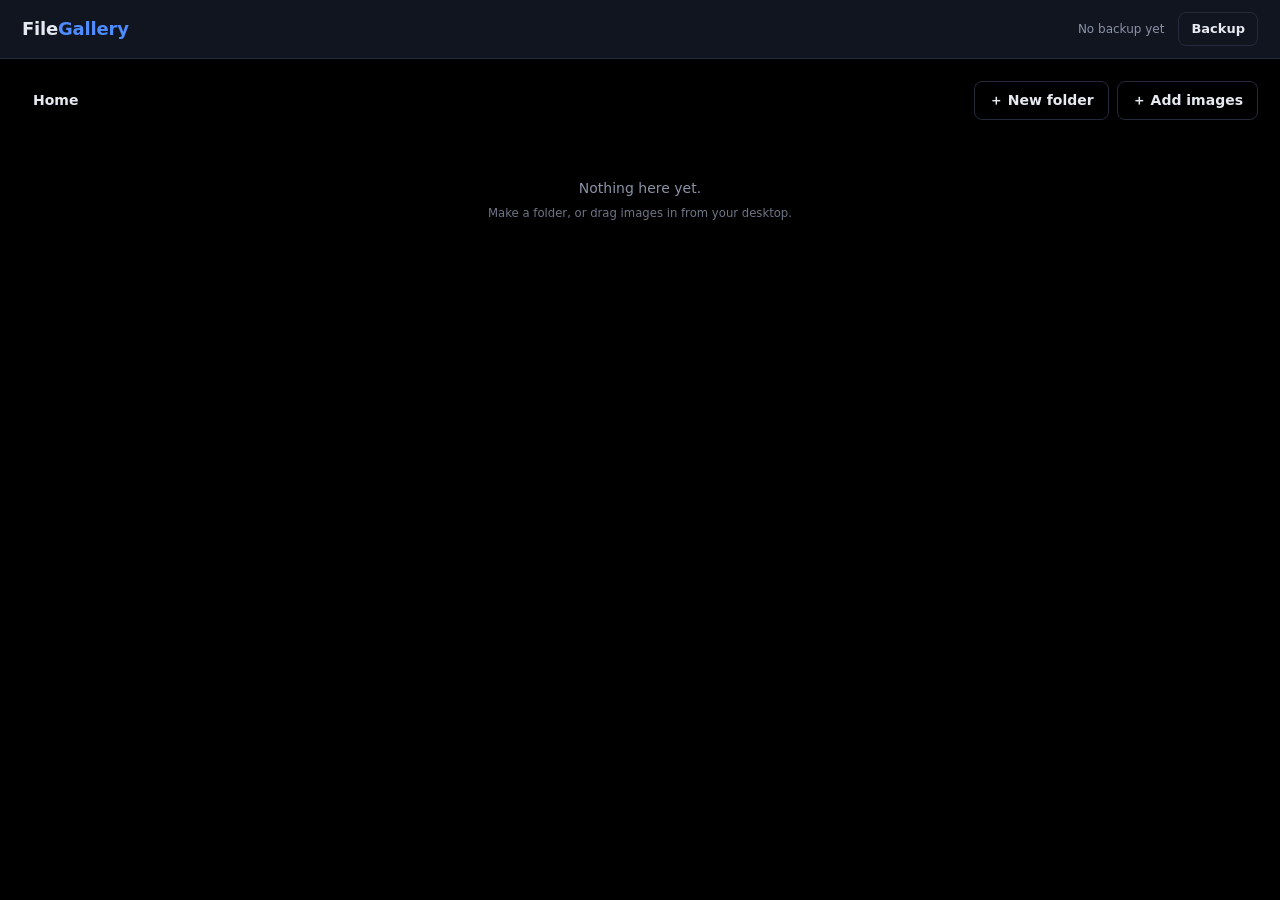
<file: index.html>
<!DOCTYPE html>
<html lang="en">
<head>
<meta charset="utf-8">
<meta name="viewport" content="width=device-width, initial-scale=1">
<title>File Gallery</title>
<style>
/* Theme tokens match CryptoFolio so the two feel like sibling apps. */
:root {
  --bg-1: #000;
  --bg-2: #11151f;
  --bg-3: #171c29;
  --border: #232a3b;
  --text: #e6e9f0;
  --muted: #8b93a7;
  --accent: #4f8cff;
  --danger: #ff5c5c;
  --radius: 10px;
}

* { box-sizing: border-box; }

body {
  margin: 0;
  background: var(--bg-1);
  color: var(--text);
  font: 14px/1.5 system-ui, -apple-system, "Segoe UI", Roboto, sans-serif;
  -webkit-font-smoothing: antialiased;
}

.hidden { display: none !important; }

/* ----- top bar ----- */

.topbar {
  display: flex;
  align-items: center;
  gap: 14px;
  padding: 12px 22px;
  background: var(--bg-2);
  border-bottom: 1px solid var(--border);
  position: sticky;
  top: 0;
  z-index: 40;
}
.brand { font-size: 18px; font-weight: 700; letter-spacing: -0.2px; }
.brand span { color: var(--accent); }
.status { margin-left: auto; font-size: 12px; color: var(--muted); white-space: nowrap; }

/* ----- buttons ----- */

.btn {
  background: transparent;
  color: var(--text);
  border: 1px solid var(--border);
  border-radius: 8px;
  padding: 8px 14px;
  font: inherit;
  font-weight: 600;
  cursor: pointer;
  transition: border-color .15s, background .15s;
}
.btn:hover { border-color: var(--accent); background: var(--bg-3); }
.btn.small { padding: 6px 12px; font-size: 13px; position: relative; }
.btn.cta { background: var(--accent); border-color: var(--accent); color: #061223; width: 100%; }
.btn.cta:hover { filter: brightness(1.08); background: var(--accent); }
.btn:disabled { opacity: .55; cursor: default; }

/* Nudge dot: data exists that hasn't been written to disk since it changed. */
.dot {
  position: absolute; top: -3px; right: -3px;
  width: 8px; height: 8px; border-radius: 50%;
  background: var(--accent);
  box-shadow: 0 0 0 2px var(--bg-2);
}

/* ----- layout ----- */

.wrap { max-width: 1400px; margin: 0 auto; padding: 22px; }

.toolbar {
  display: flex; align-items: center; gap: 14px;
  flex-wrap: wrap; margin-bottom: 18px;
}
.toolbar-actions { margin-left: auto; display: flex; gap: 8px; }

/* ----- breadcrumbs ----- */

.crumbs { display: flex; align-items: center; gap: 4px; flex-wrap: wrap; min-height: 34px; }
.crumb {
  background: none; border: 1px solid transparent; color: var(--muted);
  font: inherit; font-weight: 600; cursor: pointer;
  padding: 5px 10px; border-radius: 7px;
}
.crumb:hover { color: var(--text); background: var(--bg-3); }
.crumb.current { color: var(--text); cursor: default; }
.crumb.current:hover { background: none; }
.crumb.drop-into { border-color: var(--accent); background: var(--bg-3); color: var(--text); }
.crumb-sep { color: var(--muted); opacity: .6; }

/* ----- grid ----- */

.grid {
  display: grid;
  grid-template-columns: repeat(auto-fill, minmax(210px, 1fr));
  gap: 16px;
}

.card {
  position: relative;
  background: var(--bg-2);
  border: 1px solid var(--border);
  border-radius: var(--radius);
  overflow: hidden;
  cursor: pointer;
  transition: border-color .15s, transform .26s cubic-bezier(.2, .8, .2, 1), opacity .2s ease;
}
.card:hover { border-color: #35405c; }
.card.dragging { opacity: .4; }

/* Starting state for a card that just appeared — new upload, or an item
   that moved into the folder currently open. Removed a frame after
   insertion so the transition above animates it in. */
.card.card-enter { opacity: 0; transform: scale(.92); }

/* Drop affordances. A rejected target renders nothing at all — the rule is
   felt as absence of feedback rather than reported after the drop. */
.card.drop-into { border-color: var(--accent); box-shadow: 0 0 0 1px var(--accent) inset; }
.card.drop-before::before,
.card.drop-after::before {
  content: ""; position: absolute; top: 6px; bottom: 6px; width: 3px;
  background: var(--accent); border-radius: 2px; z-index: 3;
}
.card.drop-before::before { left: -9px; }
.card.drop-after::before { right: -9px; }

.thumb-wrap {
  position: relative; aspect-ratio: 4 / 3;
  background: var(--bg-3); overflow: hidden;
  display: flex; align-items: center; justify-content: center;
}
.thumb-wrap img { width: 100%; height: 100%; object-fit: contain; display: block; }

.folder-icon { font-size: 46px; line-height: 1; opacity: .85; }
.card.folder .thumb-wrap { background: linear-gradient(160deg, var(--bg-3), #1d2333); }
.folder-count {
  position: absolute; bottom: 8px; right: 10px;
  font-size: 11px; color: var(--muted);
  background: rgba(11,14,22,.75); padding: 2px 7px; border-radius: 20px;
}

.card-body { padding: 9px 11px; border-top: 1px solid var(--border); }
.card-title {
  font-weight: 600; font-size: 13px;
  white-space: nowrap; overflow: hidden; text-overflow: ellipsis;
}
.card-sub {
  font-size: 11px; color: var(--muted); margin-top: 2px;
  white-space: nowrap; overflow: hidden; text-overflow: ellipsis;
}

.card-menu-btn {
  position: absolute; top: 6px; right: 6px; z-index: 2;
  width: 26px; height: 26px; border-radius: 6px;
  background: rgba(11,14,22,.8); border: 1px solid var(--border);
  color: var(--text); cursor: pointer; font-size: 14px; line-height: 1;
  opacity: 0; transition: opacity .15s;
}
.card:hover .card-menu-btn, .card-menu-btn:focus { opacity: 1; }

.note-btn {
  position: absolute; top: 6px; left: 6px; z-index: 2;
  width: 26px; height: 26px; border-radius: 6px;
  background: rgba(11,14,22,.8); border: 1px solid var(--border);
  color: var(--text); cursor: pointer; font-size: 13px; line-height: 1;
  display: flex; align-items: center; justify-content: center;
  opacity: 0; transition: opacity .15s, border-color .15s;
}
.card:hover .note-btn, .note-btn:focus { opacity: 1; }
.note-btn img { width: 19px; height: 19px; object-fit: contain; pointer-events: none; }
/* A card that already has a note keeps the button visible without
   hovering, so a note you left yourself is something you notice while
   scanning the grid, not something you have to go looking for. */
.note-btn.has-note { opacity: 1; border-color: var(--accent); }

.note-textarea {
  width: 100%; min-height: 140px; resize: vertical;
  margin-bottom: 14px;
  background: var(--bg-3); border: 1px solid var(--border);
  border-radius: 8px; padding: 10px 12px;
  color: var(--text); font: inherit; line-height: 1.5;
}
.note-textarea:focus { outline: none; border-color: var(--accent); }

/* ----- empty state ----- */

.empty { color: var(--muted); text-align: center; padding: 40px 20px; }
.empty small { display: block; margin-top: 6px; opacity: .8; }

/* ----- modals ----- */

.modal {
  position: fixed; inset: 0; z-index: 100;
  background: rgba(4,6,12,.72);
  display: none; align-items: center; justify-content: center;
  padding: 20px;
}
.modal.open { display: flex; }
.modal-card {
  position: relative;
  background: var(--bg-2); border: 1px solid var(--border);
  border-radius: 14px; padding: 24px;
  width: min(460px, 100%); max-height: 90vh; overflow-y: auto;
}
.modal-card h3 { margin: 0 0 14px; font-size: 19px; }
.modal-x {
  position: absolute; top: 12px; right: 12px;
  background: none; border: none; color: var(--muted);
  font-size: 22px; line-height: 1; cursor: pointer;
}
.modal-x:hover { color: var(--text); }

.modal input[type="text"] {
  width: 100%; margin-bottom: 10px;
  background: var(--bg-3); border: 1px solid var(--border);
  border-radius: 8px; padding: 10px 12px;
  color: var(--text); font: inherit;
}
.modal input[type="text"]:focus { outline: none; border-color: var(--accent); }

.edit-preview {
  width: 100%; max-height: 240px; object-fit: contain;
  background: var(--bg-3); border-radius: 8px; margin-bottom: 12px;
}

.lede { color: var(--muted); font-size: 13px; margin: 0 0 14px; }
.bk-status { font-size: 13px; margin: 0 0 12px; }
.bk-note { font-size: 12px; color: var(--muted); margin: 8px 0 0; min-height: 18px; }
.bk-tip { font-size: 12px; color: var(--muted); margin: 14px 0 0; }
.warn { font-size: 12px; color: var(--muted); margin: 8px 0 0; }
.err { color: var(--danger); font-size: 13px; margin: 0 0 10px; }
.msg { font-size: 13px; margin: 12px 0 0; }
.msg.ok { color: #4ade80; }
.msg.err { color: var(--danger); }

hr { border: none; border-top: 1px solid var(--border); margin: 20px 0; }

.filelabel {
  display: block; text-align: center; cursor: pointer;
  border: 1px dashed var(--border); border-radius: 8px;
  padding: 14px; color: var(--muted); font-weight: 600;
}
.filelabel:hover { border-color: var(--accent); color: var(--text); }

/* ----- confirm / prompt dialog -----
   Replaces window.confirm/prompt. Those are synchronous and block the
   main thread, which can freeze a stale frame — a menu that had just been
   told to hide could still be visibly painted behind the native dialog.
   This one is a normal async modal, so the page always repaints first. */

.dialog-card { width: min(400px, 100%); }
.dialog-msg { color: var(--muted); font-size: 13px; margin: 0 0 16px; line-height: 1.5; }
.dialog-actions { display: flex; justify-content: flex-end; gap: 10px; margin-top: 4px; }
.dialog-actions .btn { min-width: 84px; }
.btn.cta.danger-cta { background: var(--danger); border-color: var(--danger); color: #2a0a0a; }
.btn.cta.danger-cta:hover { background: var(--danger); filter: brightness(1.08); }

/* ----- card menu ----- */

.menu {
  position: fixed; z-index: 120;
  background: var(--bg-2); border: 1px solid var(--border);
  border-radius: 9px; padding: 5px; min-width: 140px;
  box-shadow: 0 12px 34px rgba(0,0,0,.5);
}
.menu button {
  display: block; width: 100%; text-align: left;
  background: none; border: none; color: var(--text);
  font: inherit; padding: 8px 12px; border-radius: 6px; cursor: pointer;
}
.menu button:hover { background: var(--bg-3); }
.menu button.danger { color: var(--danger); }

/* ----- note hover preview ----- */

.note-preview {
  position: fixed; z-index: 130;
  max-width: 260px; max-height: 200px; overflow-y: auto;
  background: var(--bg-2); border: 1px solid var(--accent);
  border-radius: 9px; padding: 10px 12px;
  font-size: 12px; line-height: 1.5; color: var(--text);
  white-space: pre-wrap; word-break: break-word;
  box-shadow: 0 12px 34px rgba(0,0,0,.5);
  cursor: text;
}

@media (max-width: 600px) {
  .wrap { padding: 14px; }
  .grid { grid-template-columns: repeat(auto-fill, minmax(150px, 1fr)); gap: 12px; }
  .toolbar-actions { margin-left: 0; width: 100%; }
  .toolbar-actions .btn { flex: 1; }
}
</style>
</head>
<body>

<header class="topbar">
  <div class="brand">File<span>Gallery</span></div>
  <div class="status" id="status"></div>
  <button class="btn small" id="backup-btn" title="Backup and restore your data">
    Backup<span class="dot hidden" id="backup-dot" aria-hidden="true"></span>
  </button>
</header>

<main class="wrap">
  <div class="toolbar">
    <nav class="crumbs" id="crumbs" aria-label="Breadcrumb"></nav>
    <div class="toolbar-actions">
      <button class="btn" id="new-folder-btn">＋ New folder</button>
      <button class="btn" id="add-images-btn">＋ Add images</button>
      <input type="file" id="file-input" accept="image/*" multiple class="hidden">
    </div>
  </div>

  <p class="empty hidden" id="empty"></p>
  <div class="grid" id="grid"></div>
</main>

<!-- EDIT MODAL -->
<div class="modal" id="edit-modal" role="dialog" aria-modal="true" aria-labelledby="edit-title">
  <div class="modal-card">
    <button class="modal-x" data-close aria-label="Close">×</button>
    <h3 id="edit-title">Edit</h3>
    <form id="edit-form" autocomplete="off">
      <img id="edit-preview" class="edit-preview hidden" alt="">
      <input id="edit-name" type="text" placeholder="Title" aria-label="Title" maxlength="120">
      <input id="edit-url" type="text" placeholder="https://example.com (optional)" aria-label="Link">
      <p class="err hidden" id="edit-err"></p>
      <button type="submit" class="btn cta">Save</button>
    </form>
  </div>
</div>

<!-- NOTE MODAL -->
<div class="modal" id="note-modal" role="dialog" aria-modal="true" aria-labelledby="note-title">
  <div class="modal-card">
    <button class="modal-x" data-close aria-label="Close">×</button>
    <h3 id="note-title">Note</h3>
    <form id="note-form" autocomplete="off">
      <textarea id="note-text" class="note-textarea" placeholder="What is this site? Why did you save it?" maxlength="2000"></textarea>
      <button type="submit" class="btn cta">Save</button>
    </form>
  </div>
</div>

<!-- BACKUP MODAL -->
<div class="modal" id="backup-modal" role="dialog" aria-modal="true" aria-labelledby="backup-title">
  <div class="modal-card">
    <button class="modal-x" data-close aria-label="Close">×</button>
    <h3 id="backup-title">Backup &amp; Restore</h3>
    <p class="lede">Everything lives in this browser only. Clearing site data, switching
      machines or losing this disk wipes it. A backup file saved on your computer is what survives.</p>

    <p class="bk-status" id="bk-status"></p>

    <button class="btn cta" id="bk-export">⤓ Download backup</button>
    <p class="bk-note" id="bk-note"></p>

    <hr>

    <label for="bk-file" class="filelabel">Restore from a backup file…</label>
    <input type="file" id="bk-file" accept=".json,.zip,application/json,application/zip" class="hidden">
    <p class="warn">Restoring replaces everything currently in this browser.</p>

    <p class="msg hidden" id="bk-msg"></p>
    <p class="bk-tip">☁️ Keep the file in a Drive or iCloud folder and it syncs off this machine.</p>
  </div>
</div>

<!-- CONFIRM / PROMPT DIALOG -->
<div class="modal" id="dialog-modal" role="alertdialog" aria-modal="true" aria-labelledby="dialog-title">
  <div class="modal-card dialog-card">
    <h3 id="dialog-title"></h3>
    <p class="dialog-msg" id="dialog-msg"></p>
    <form id="dialog-form">
      <input type="text" id="dialog-input" class="hidden" aria-label="Name">
      <p class="err hidden" id="dialog-err"></p>
      <div class="dialog-actions">
        <button type="button" class="btn" id="dialog-cancel">Cancel</button>
        <button type="submit" class="btn cta" id="dialog-ok">OK</button>
      </div>
    </form>
  </div>
</div>

<!-- CARD MENU -->
<div class="menu hidden" id="card-menu">
  <button data-act="open">Open</button>
  <button data-act="edit">Edit</button>
  <button data-act="delete" class="danger">Delete</button>
</div>

<!-- NOTE HOVER PREVIEW -->
<div class="note-preview hidden" id="note-preview"></div>

<script>
/* ==================== tree.js ====================
   Pure tree logic: ordering, move validation, recursive descent.

   Everything here operates on plain arrays of node records and returns
   new data. No IndexedDB, no DOM. That's what makes it testable in
   isolation, and it's where the rules that protect the tree live. */

const Tree = (() => {
  const FOLDER = 'folder';
  const ITEM = 'item';

  /* Folders always sort above items, then by `order` within their group.
     Deriving "folders first" from the type at sort time — rather than
     maintaining it as a position — means it cannot drift out of sync. */
  function sortKey(node) {
    return node.type === FOLDER ? 0 : 1;
  }

  function sortNodes(nodes) {
    return nodes.slice().sort((a, b) => {
      const ka = sortKey(a), kb = sortKey(b);
      if (ka !== kb) return ka - kb;
      return a.order - b.order;
    });
  }

  function childrenOf(nodes, parentId) {
    return sortNodes(nodes.filter(n => n.parentId === parentId));
  }

  /* Orders are tracked per (parent, type) group. Because sorting breaks ties
     on type first, a folder and an item may share an order value without
     ambiguity, so the two groups renumber independently. */
  function siblingGroup(nodes, parentId, type) {
    return sortNodes(nodes.filter(n => n.parentId === parentId && n.type === type));
  }

  function byId(nodes, id) {
    return nodes.find(n => n.id === id) || null;
  }

  /* Walks up from `id` looking for `ancestorId`. Used to reject moving a
     folder into its own subtree, which would detach that subtree from the
     root — the nodes would still exist but become unreachable forever. */
  function isDescendantOf(nodes, id, ancestorId) {
    let cur = byId(nodes, id);
    const seen = new Set();
    while (cur && cur.parentId !== null) {
      if (seen.has(cur.id)) return false; // corrupt data; fail closed
      seen.add(cur.id);
      if (cur.parentId === ancestorId) return true;
      cur = byId(nodes, cur.parentId);
    }
    return false;
  }

  /* Every id beneath `id`, depth first. Drives recursive delete. */
  function descendantsOf(nodes, id) {
    const out = [];
    const stack = [id];
    const seen = new Set([id]);
    while (stack.length) {
      const cur = stack.pop();
      for (const n of nodes) {
        if (n.parentId === cur && !seen.has(n.id)) {
          seen.add(n.id);
          out.push(n.id);
          stack.push(n.id);
        }
      }
    }
    return out;
  }

  /* Breadcrumb chain from root down to (and including) `id`. */
  function pathTo(nodes, id) {
    const out = [];
    let cur = byId(nodes, id);
    const seen = new Set();
    while (cur) {
      if (seen.has(cur.id)) break;
      seen.add(cur.id);
      out.unshift(cur);
      cur = cur.parentId === null ? null : byId(nodes, cur.parentId);
    }
    return out;
  }

  /* The single authority on whether a drag is legal. The UI asks this before
     showing any drop affordance, so a rejected move is felt as "no drop
     indicator" rather than reported as an error after the fact. */
  function canMove(nodes, dragId, newParentId) {
    const drag = byId(nodes, dragId);
    if (!drag) return false;
    if (dragId === newParentId) return false;

    if (newParentId !== null) {
      const target = byId(nodes, newParentId);
      if (!target) return false;
      if (target.type !== FOLDER) return false; // nothing nests inside an item
      if (drag.type === FOLDER && isDescendantOf(nodes, newParentId, dragId)) return false;
    }
    return true;
  }

  function renumber(group) {
    return group.map((n, i) => (n.order === i ? n : { ...n, order: i }));
  }

  /* Moves `dragId` under `newParentId`, positioned before `beforeId`
     (or last when beforeId is null). Returns the full updated node list
     plus just the records that changed, so callers write the minimum. */
  function moveNode(nodes, dragId, newParentId, beforeId = null) {
    if (!canMove(nodes, dragId, newParentId)) {
      return { nodes, changed: [], ok: false };
    }

    const drag = byId(nodes, dragId);
    const oldParentId = drag.parentId;
    const moved = { ...drag, parentId: newParentId, updatedAt: Date.now() };

    const rest = nodes.filter(n => n.id !== dragId);

    // Position within the destination group of the same type.
    const dest = siblingGroup(rest, newParentId, drag.type);
    let insertAt = dest.length;
    if (beforeId !== null) {
      const idx = dest.findIndex(n => n.id === beforeId);
      if (idx !== -1) insertAt = idx;
    }
    dest.splice(insertAt, 0, moved);

    const updates = new Map();
    for (const n of renumber(dest)) updates.set(n.id, n);

    // The vacated group closes its gap so orders stay dense.
    if (oldParentId !== newParentId) {
      const src = siblingGroup(rest, oldParentId, drag.type);
      for (const n of renumber(src)) updates.set(n.id, n);
    }

    const next = nodes.map(n => updates.get(n.id) || n);
    for (const n of updates.values()) {
      if (!next.some(x => x.id === n.id)) next.push(n);
    }

    const changed = [];
    for (const n of next) {
      const before = byId(nodes, n.id);
      if (!before || before.order !== n.order || before.parentId !== n.parentId) changed.push(n);
    }

    return { nodes: next, changed, ok: true };
  }

  /* Order for a freshly created node: last within its own type group. */
  function nextOrder(nodes, parentId, type) {
    const group = siblingGroup(nodes, parentId, type);
    return group.length ? group[group.length - 1].order + 1 : 0;
  }

  return {
    FOLDER, ITEM,
    sortNodes, childrenOf, siblingGroup, byId,
    isDescendantOf, descendantsOf, pathTo,
    canMove, moveNode, renumber, nextOrder,
  };
})();
</script>

<script>
/* ==================== zip.js ====================
   Minimal store-only ZIP writer and reader. No dependencies — the site has
   to work offline from disk, so a CDN library isn't an option.

   Store-only (compression method 0) is deliberate, not lazy: PNG and JPEG
   payloads are already compressed, so deflating them costs CPU for roughly
   one percent of size.

   Field layouts follow APPNOTE.TXT. Signatures:
     local file header      0x04034b50
     central directory      0x02014b50
     end of central dir     0x06064b50 (zip64) / 0x06054b50
     zip64 eocd locator     0x07064b50 */

const Zip = (() => {
  const LOCAL_SIG = 0x04034b50;
  const CD_SIG = 0x02014b50;
  const EOCD_SIG = 0x06054b50;
  const Z64_EOCD_SIG = 0x06064b50;
  const Z64_LOC_SIG = 0x07064b50;

  const U32_MAX = 0xffffffff;
  const U16_MAX = 0xffff;
  const CHUNK = 4 * 1024 * 1024; // CRC is streamed in 4MB slices

  /* ----- CRC-32 ----- */

  let TABLE = null;
  function crcTable() {
    if (TABLE) return TABLE;
    TABLE = new Uint32Array(256);
    for (let i = 0; i < 256; i++) {
      let c = i;
      for (let k = 0; k < 8; k++) c = c & 1 ? 0xedb88320 ^ (c >>> 1) : c >>> 1;
      TABLE[i] = c >>> 0;
    }
    return TABLE;
  }

  function crc32Update(crc, bytes) {
    const t = crcTable();
    let c = crc;
    for (let i = 0; i < bytes.length; i++) c = t[(c ^ bytes[i]) & 0xff] ^ (c >>> 8);
    return c >>> 0;
  }

  /* Streams the blob in slices so a multi-GB entry never lands in memory
     all at once. The blob itself stays a disk-backed reference. */
  async function crc32Blob(blob) {
    let crc = 0xffffffff;
    for (let off = 0; off < blob.size; off += CHUNK) {
      const buf = await blob.slice(off, Math.min(off + CHUNK, blob.size)).arrayBuffer();
      crc = crc32Update(crc, new Uint8Array(buf));
    }
    return (crc ^ 0xffffffff) >>> 0;
  }

  /* ----- byte helpers ----- */

  function dosDateTime(date) {
    const y = date.getFullYear();
    // The DOS epoch starts at 1980; anything earlier clamps rather than wrapping.
    const year = y < 1980 ? 0 : y - 1980;
    const time = (date.getHours() << 11) | (date.getMinutes() << 5) | (date.getSeconds() >> 1);
    const dt = (year << 9) | ((date.getMonth() + 1) << 5) | date.getDate();
    return { time: time & 0xffff, date: dt & 0xffff };
  }

  function makeWriter(size) {
    const buf = new ArrayBuffer(size);
    const view = new DataView(buf);
    const arr = new Uint8Array(buf);
    let pos = 0;
    return {
      u16(v) { view.setUint16(pos, v, true); pos += 2; },
      u32(v) { view.setUint32(pos, v >>> 0, true); pos += 4; },
      u64(v) { view.setBigUint64(pos, BigInt(v), true); pos += 8; },
      bytes(b) { arr.set(b, pos); pos += b.length; },
      done() { return arr.subarray(0, pos); },
    };
  }

  const utf8 = s => new TextEncoder().encode(s);

  /* ----- writing ----- */

  /* entries: [{ name, blob }] -> Blob
     Parts are collected as an array and handed to the Blob constructor at the
     end, so the browser can back the archive with disk rather than holding it
     in memory. */
  async function write(entries) {
    const parts = [];
    const central = [];
    let offset = 0;
    const now = new Date();
    const { time, date } = dosDateTime(now);

    for (const entry of entries) {
      const nameBytes = utf8(entry.name);
      const blob = entry.blob;
      const size = blob.size;
      const crc = await crc32Blob(blob);
      const needs64 = size >= U32_MAX || offset >= U32_MAX;

      // Local header. ZIP64 puts the true sizes in an extra field and
      // leaves the 32-bit fields saturated at 0xFFFFFFFF.
      const extraLen = needs64 ? 20 : 0;
      const lh = makeWriter(30 + nameBytes.length + extraLen);
      lh.u32(LOCAL_SIG);
      lh.u16(needs64 ? 45 : 20);   // version needed
      lh.u16(0x0800);              // flag: UTF-8 filenames
      lh.u16(0);                   // method: store
      lh.u16(time);
      lh.u16(date);
      lh.u32(crc);
      lh.u32(needs64 ? U32_MAX : size);
      lh.u32(needs64 ? U32_MAX : size);
      lh.u16(nameBytes.length);
      lh.u16(extraLen);
      lh.bytes(nameBytes);
      if (needs64) {
        lh.u16(0x0001);            // zip64 extended information
        lh.u16(16);
        lh.u64(size);              // uncompressed
        lh.u64(size);              // compressed
      }

      const localBytes = lh.done();
      parts.push(localBytes, blob);

      central.push({ nameBytes, crc, size, offset, needs64 });
      offset += localBytes.length + size;
    }

    // Central directory.
    const cdStart = offset;
    for (const e of central) {
      const big = e.size >= U32_MAX;
      const bigOff = e.offset >= U32_MAX;
      const extraFields = (big ? 16 : 0) + (bigOff ? 8 : 0);
      const extraLen = extraFields ? extraFields + 4 : 0;

      const cd = makeWriter(46 + e.nameBytes.length + extraLen);
      cd.u32(CD_SIG);
      cd.u16(45);                          // version made by
      cd.u16(extraLen ? 45 : 20);          // version needed
      cd.u16(0x0800);
      cd.u16(0);
      cd.u16(time);
      cd.u16(date);
      cd.u32(e.crc);
      cd.u32(big ? U32_MAX : e.size);
      cd.u32(big ? U32_MAX : e.size);
      cd.u16(e.nameBytes.length);
      cd.u16(extraLen);
      cd.u16(0);                           // comment length
      cd.u16(0);                           // disk number start
      cd.u16(0);                           // internal attrs
      cd.u32(0);                           // external attrs
      cd.u32(bigOff ? U32_MAX : e.offset);
      cd.bytes(e.nameBytes);
      if (extraLen) {
        cd.u16(0x0001);
        cd.u16(extraFields);
        if (big) { cd.u64(e.size); cd.u64(e.size); }
        if (bigOff) cd.u64(e.offset);
      }

      const bytes = cd.done();
      parts.push(bytes);
      offset += bytes.length;
    }

    const cdSize = offset - cdStart;
    const need64End = central.length >= U16_MAX || cdSize >= U32_MAX || cdStart >= U32_MAX;

    if (need64End) {
      const z = makeWriter(56 + 20);
      z.u32(Z64_EOCD_SIG);
      z.u64(44);                 // size of this record, minus its first 12 bytes
      z.u16(45);
      z.u16(45);
      z.u32(0);
      z.u32(0);
      z.u64(central.length);
      z.u64(central.length);
      z.u64(cdSize);
      z.u64(cdStart);
      // ZIP64 end of central directory locator
      z.u32(Z64_LOC_SIG);
      z.u32(0);
      z.u64(offset);
      z.u32(1);
      parts.push(z.done());
    }

    const eocd = makeWriter(22);
    eocd.u32(EOCD_SIG);
    eocd.u16(0);
    eocd.u16(0);
    eocd.u16(Math.min(central.length, U16_MAX));
    eocd.u16(Math.min(central.length, U16_MAX));
    eocd.u32(Math.min(cdSize, U32_MAX));
    eocd.u32(Math.min(cdStart, U32_MAX));
    eocd.u16(0);
    parts.push(eocd.done());

    return new Blob(parts, { type: 'application/zip' });
  }

  /* ----- reading ----- */

  function findEOCD(bytes) {
    // The EOCD sits at the end, but a trailing comment can push it back
    // by up to 64KB, so scan backwards for the signature.
    const view = new DataView(bytes.buffer, bytes.byteOffset, bytes.byteLength);
    const min = Math.max(0, bytes.length - (22 + 0xffff));
    for (let i = bytes.length - 22; i >= min; i--) {
      if (view.getUint32(i, true) === EOCD_SIG) return i;
    }
    return -1;
  }

  function readZip64Extra(bytes, start, len, need) {
    // Walk the extra-field chain looking for the 0x0001 header. Fields
    // appear in fixed order but only when the 32-bit slot was saturated.
    const view = new DataView(bytes.buffer, bytes.byteOffset, bytes.byteLength);
    let p = start;
    const end = start + len;
    while (p + 4 <= end) {
      const id = view.getUint16(p, true);
      const size = view.getUint16(p + 2, true);
      if (id === 0x0001) {
        let q = p + 4;
        const out = {};
        if (need.size) { out.size = Number(view.getBigUint64(q, true)); q += 8; out.compressed = Number(view.getBigUint64(q, true)); q += 8; }
        if (need.offset) { out.offset = Number(view.getBigUint64(q, true)); q += 8; }
        return out;
      }
      p += 4 + size;
    }
    return {};
  }

  /* blob -> [{ name, blob }] */
  async function read(blob) {
    const all = new Uint8Array(await blob.arrayBuffer());
    const view = new DataView(all.buffer);

    const eocdPos = findEOCD(all);
    if (eocdPos === -1) throw new Error('Not a zip file — no end-of-central-directory record.');

    let count = view.getUint16(eocdPos + 10, true);
    let cdStart = view.getUint32(eocdPos + 16, true);

    // Saturated fields mean the real values live in the ZIP64 record, which
    // is located through the locator immediately preceding the EOCD.
    if (count === U16_MAX || cdStart === U32_MAX) {
      const locPos = eocdPos - 20;
      if (locPos >= 0 && view.getUint32(locPos, true) === Z64_LOC_SIG) {
        const z64 = Number(view.getBigUint64(locPos + 8, true));
        if (view.getUint32(z64, true) === Z64_EOCD_SIG) {
          count = Number(view.getBigUint64(z64 + 32, true));
          cdStart = Number(view.getBigUint64(z64 + 48, true));
        }
      }
    }

    const entries = [];
    let p = cdStart;
    for (let i = 0; i < count; i++) {
      if (view.getUint32(p, true) !== CD_SIG) break;
      const nameLen = view.getUint16(p + 28, true);
      const extraLen = view.getUint16(p + 30, true);
      const commentLen = view.getUint16(p + 32, true);
      let size = view.getUint32(p + 24, true);
      let localOff = view.getUint32(p + 42, true);
      const name = new TextDecoder().decode(all.subarray(p + 46, p + 46 + nameLen));

      if (size === U32_MAX || localOff === U32_MAX) {
        const z = readZip64Extra(all, p + 46 + nameLen, extraLen, {
          size: size === U32_MAX,
          offset: localOff === U32_MAX,
        });
        if (z.size !== undefined) size = z.size;
        if (z.offset !== undefined) localOff = z.offset;
      }

      // The local header's own name/extra lengths can differ from the central
      // directory's, so data start is computed from the local header itself.
      const lNameLen = view.getUint16(localOff + 26, true);
      const lExtraLen = view.getUint16(localOff + 28, true);
      const dataStart = localOff + 30 + lNameLen + lExtraLen;

      entries.push({ name, blob: blob.slice(dataStart, dataStart + size) });
      p += 46 + nameLen + extraLen + commentLen;
    }

    return entries;
  }

  /* Magic-byte sniff used by restore to tell a zip from a JSON backup. */
  async function isZip(blob) {
    if (blob.size < 4) return false;
    const head = new Uint8Array(await blob.slice(0, 4).arrayBuffer());
    return head[0] === 0x50 && head[1] === 0x4b && head[2] === 0x03 && head[3] === 0x04;
  }

  return { write, read, isZip, crc32Blob, crc32Update };
})();
</script>

<script>
/* ==================== images.js ====================
   Thumbnail generation and blob/data-URL conversion.

   Split out from ui.js because backup.js needs thumbnail generation too:
   thumbnails aren't stored in backups, they're regenerated on restore. */

const Images = (() => {
  const MAX_EDGE = 400;
  const QUALITY = 0.8;

  const EXT_BY_MIME = {
    'image/png': 'png', 'image/jpeg': 'jpg', 'image/gif': 'gif',
    'image/webp': 'webp', 'image/avif': 'avif', 'image/svg+xml': 'svg',
    'image/bmp': 'bmp',
  };

  const extFor = mime => EXT_BY_MIME[mime] || 'bin';
  const mimeForExt = ext => Object.keys(EXT_BY_MIME).find(m => EXT_BY_MIME[m] === ext) || 'application/octet-stream';

  function loadImage(blob) {
    return new Promise((resolve, reject) => {
      const url = URL.createObjectURL(blob);
      const img = new Image();
      img.onload = () => { URL.revokeObjectURL(url); resolve(img); };
      img.onerror = () => { URL.revokeObjectURL(url); reject(new Error('Not a readable image.')); };
      img.src = url;
    });
  }

  /* Downscales to fit MAX_EDGE. Returns a JPEG blob, except for formats
     where re-encoding would destroy the point of the file: SVG is vector
     and has no meaningful raster thumbnail size, so it's passed through. */
  async function makeThumb(blob) {
    if (blob.type === 'image/svg+xml') return blob;

    let img;
    try {
      img = await loadImage(blob);
    } catch (_) {
      return blob; // unreadable by the decoder; keep the original as its own preview
    }

    const w = img.naturalWidth || img.width;
    const h = img.naturalHeight || img.height;
    if (!w || !h) return blob;

    const scale = Math.min(1, MAX_EDGE / Math.max(w, h));
    if (scale === 1 && blob.size < 120 * 1024) return blob; // already small enough to serve directly

    const canvas = document.createElement('canvas');
    canvas.width = Math.max(1, Math.round(w * scale));
    canvas.height = Math.max(1, Math.round(h * scale));
    const ctx = canvas.getContext('2d');
    ctx.drawImage(img, 0, 0, canvas.width, canvas.height);

    const out = await new Promise(res => canvas.toBlob(res, 'image/jpeg', QUALITY));
    return out || blob;
  }

  function blobToDataURL(blob) {
    return new Promise((resolve, reject) => {
      const r = new FileReader();
      r.onload = () => resolve(r.result);
      r.onerror = () => reject(r.error || new Error('Could not read image data.'));
      r.readAsDataURL(blob);
    });
  }

  async function dataURLToBlob(url) {
    const res = await fetch(url);
    return res.blob();
  }

  return { makeThumb, blobToDataURL, dataURLToBlob, extFor, mimeForExt, MAX_EDGE };
})();
</script>

<script>
/* ==================== db.js ====================
   IndexedDB access, promisified.

   Three stores, deliberately separated:
     nodes   the tree — small records, read on every render
     thumbs  downscaled previews, read only for what's on screen
     blobs   full-resolution originals, read only on export or full view

   IndexedDB deserializes whole records. Keeping image data out of `nodes`
   is what lets a folder of 5,000 images draw without touching a byte of
   full-resolution data. Blobs store directly — the structured clone
   algorithm handles them natively. */

const DB = (() => {
  const NAME = 'file-gallery';
  const VERSION = 1;
  const NODES = 'nodes', THUMBS = 'thumbs', BLOBS = 'blobs';

  let dbp = null;

  function open() {
    if (dbp) return dbp;
    dbp = new Promise((resolve, reject) => {
      const req = indexedDB.open(NAME, VERSION);
      req.onupgradeneeded = e => {
        const db = e.target.result;
        if (!db.objectStoreNames.contains(NODES)) {
          const s = db.createObjectStore(NODES, { keyPath: 'id' });
          s.createIndex('parentId', 'parentId', { unique: false });
        }
        if (!db.objectStoreNames.contains(THUMBS)) db.createObjectStore(THUMBS, { keyPath: 'id' });
        if (!db.objectStoreNames.contains(BLOBS)) db.createObjectStore(BLOBS, { keyPath: 'id' });
      };
      req.onsuccess = e => resolve(e.target.result);
      req.onerror = () => reject(req.error || new Error('Could not open the database.'));
      req.onblocked = () => reject(new Error('Database blocked — close other tabs of this site and retry.'));
    });
    return dbp;
  }

  function wrap(request) {
    return new Promise((resolve, reject) => {
      request.onsuccess = () => resolve(request.result);
      request.onerror = () => reject(request.error);
    });
  }

  /* Resolves on transaction.complete rather than on the last request's
     success. A request can succeed inside a transaction that later aborts;
     waiting for complete is what actually means "written". */
  async function tx(stores, mode, fn) {
    const db = await open();
    return new Promise((resolve, reject) => {
      const t = db.transaction(stores, mode);
      let result;
      t.oncomplete = () => resolve(result);
      t.onerror = () => reject(t.error);
      t.onabort = () => reject(t.error || new Error('Transaction aborted — storage may be full.'));
      Promise.resolve(fn(t)).then(v => { result = v; }).catch(err => {
        try { t.abort(); } catch (_) {}
        reject(err);
      });
    });
  }

  /* ----- nodes ----- */

  const allNodes = () => tx([NODES], 'readonly', t => wrap(t.objectStore(NODES).getAll()));

  const putNodes = list => tx([NODES], 'readwrite', t => {
    const s = t.objectStore(NODES);
    for (const n of list) s.put(n);
  });

  const putNode = node => putNodes([node]);

  /* ----- images ----- */

  const getThumb = id => tx([THUMBS], 'readonly', t => wrap(t.objectStore(THUMBS).get(id)));
  const getBlob = id => tx([BLOBS], 'readonly', t => wrap(t.objectStore(BLOBS).get(id)));

  const putImage = (id, blob, thumb, meta = {}) =>
    tx([BLOBS, THUMBS], 'readwrite', t => {
      t.objectStore(BLOBS).put({ id, blob, name: meta.name || '', mime: blob.type || '' });
      t.objectStore(THUMBS).put({ id, blob: thumb });
    });

  /* Every stored original's size, without loading the originals. Drives the
     100MB threshold that picks the backup format. */
  async function totalBlobBytes() {
    return tx([BLOBS], 'readonly', t => new Promise((resolve, reject) => {
      let total = 0;
      const req = t.objectStore(BLOBS).openCursor();
      req.onsuccess = e => {
        const cur = e.target.result;
        if (!cur) return resolve(total);
        if (cur.value && cur.value.blob) total += cur.value.blob.size;
        cur.continue();
      };
      req.onerror = () => reject(req.error);
    }));
  }

  async function allBlobs() {
    return tx([BLOBS], 'readonly', t => wrap(t.objectStore(BLOBS).getAll()));
  }

  /* ----- delete ----- */

  /* Nodes and their image data go in one transaction. Splitting them would
     let a failure halfway through leave orphaned blobs consuming disk with
     nothing referencing them. */
  const deleteNodes = ids => tx([NODES, THUMBS, BLOBS], 'readwrite', t => {
    const n = t.objectStore(NODES), th = t.objectStore(THUMBS), b = t.objectStore(BLOBS);
    for (const id of ids) { n.delete(id); th.delete(id); b.delete(id); }
  });

  const clearAll = () => tx([NODES, THUMBS, BLOBS], 'readwrite', t => {
    t.objectStore(NODES).clear();
    t.objectStore(THUMBS).clear();
    t.objectStore(BLOBS).clear();
  });

  /* Bulk restore path. One transaction so a partial restore can't happen. */
  const replaceAll = (nodes, images) => tx([NODES, THUMBS, BLOBS], 'readwrite', t => {
    const n = t.objectStore(NODES), th = t.objectStore(THUMBS), b = t.objectStore(BLOBS);
    n.clear(); th.clear(); b.clear();
    for (const node of nodes) n.put(node);
    for (const img of images) {
      b.put({ id: img.id, blob: img.blob, name: img.name || '', mime: img.blob.type || '' });
      if (img.thumb) th.put({ id: img.id, blob: img.thumb });
    }
  });

  return {
    open, allNodes, putNode, putNodes,
    getThumb, getBlob, putImage, totalBlobBytes, allBlobs,
    deleteNodes, clearAll, replaceAll,
  };
})();
</script>

<script>
/* ==================== backup.js ====================
   Export and restore. The site keeps everything in one browser; clearing
   site data, switching machines or losing the disk wipes it. The backup
   file is the only thing that survives that, so the round trip has to be
   exact.

   Format is chosen by raw image bytes:
     <= 100MB  a single .json with images embedded as base64
     >  100MB  a .zip with data.json plus images/<id>.<ext>

   The threshold measures raw bytes, not encoded size, because base64
   inflates by about a third — deciding on encoded size would let a 100MB
   image set leave as a 133MB JSON file.

   Both formats carry a byte-identical tree payload, so the two restore
   paths converge immediately after unpacking. That's what keeps them
   genuinely interchangeable instead of drifting apart over time. */

const Backup = (() => {
  const FORMAT = 'filegallery.backup';
  const VERSION = 1;
  const THRESHOLD = 100 * 1024 * 1024;
  const LAST_KEY = 'filegallery.backup.last'; // epoch ms of a real saved file
  const SIG_KEY = 'filegallery.backup.sig';   // data fingerprint at that save

  const stamp = () => new Date().toISOString().slice(0, 10);

  /* ----- change tracking -----
     Fingerprints the tree so the nudge dot can answer "has anything changed
     since the last backup?". Node count plus latest mtime is enough to catch
     adds, edits, moves and deletes without hashing image data. */
  function signature(nodes) {
    let latest = 0;
    for (const n of nodes) {
      if (n.updatedAt > latest) latest = n.updatedAt;
      if (n.createdAt > latest) latest = n.createdAt;
    }
    return nodes.length + ':' + latest;
  }

  async function isDirty() {
    const nodes = await DB.allNodes();
    if (!nodes.length) return false; // nothing to lose yet
    return localStorage.getItem(SIG_KEY) !== signature(nodes);
  }

  function lastBackupAt() {
    const v = Number(localStorage.getItem(LAST_KEY));
    return v > 0 ? new Date(v) : null;
  }

  async function markSaved(nodes) {
    localStorage.setItem(LAST_KEY, String(Date.now()));
    localStorage.setItem(SIG_KEY, signature(nodes));
  }

  /* ----- export ----- */

  function download(blob, filename) {
    const url = URL.createObjectURL(blob);
    const a = document.createElement('a');
    a.href = url;
    a.download = filename;
    document.body.appendChild(a);
    a.click();
    a.remove();
    // Revoking immediately can cancel the download in some browsers.
    setTimeout(() => URL.revokeObjectURL(url), 60_000);
  }

  async function exportAll(onProgress = () => {}) {
    const nodes = await DB.allNodes();
    if (!nodes.length) throw new Error('Nothing to back up yet.');

    onProgress('Measuring…');
    const totalBytes = await DB.totalBlobBytes();
    const useZip = totalBytes > THRESHOLD;

    const meta = { format: FORMAT, version: VERSION, savedAt: new Date().toISOString(), nodes };

    let blob, filename;
    if (useZip) {
      onProgress('Packing images…');
      const images = await DB.allBlobs();
      const entries = [{
        name: 'data.json',
        blob: new Blob([JSON.stringify(meta)], { type: 'application/json' }),
      }];
      for (const img of images) {
        entries.push({ name: `images/${img.id}.${Images.extFor(img.mime || img.blob.type)}`, blob: img.blob });
      }
      onProgress('Writing zip…');
      blob = await Zip.write(entries);
      filename = `gallery-backup-${stamp()}.zip`;
    } else {
      onProgress('Encoding images…');
      const images = await DB.allBlobs();
      const map = {};
      for (const img of images) map[img.id] = await Images.blobToDataURL(img.blob);
      blob = new Blob([JSON.stringify({ ...meta, images: map })], { type: 'application/json' });
      filename = `gallery-backup-${stamp()}.json`;
    }

    download(blob, filename);
    await markSaved(nodes);
    return { filename, bytes: blob.size, format: useZip ? 'zip' : 'json' };
  }

  /* ----- import ----- */

  function validate(meta) {
    if (!meta || meta.format !== FORMAT) {
      throw new Error("That file isn't a File Gallery backup.");
    }
    if (Number(meta.version) > VERSION) {
      throw new Error('That backup was made by a newer version of this site.');
    }
    if (!Array.isArray(meta.nodes)) {
      throw new Error('That backup is damaged — it has no folder data.');
    }
    return meta;
  }

  /* Reads either format into the same shape: { meta, images: [{id, blob}] }.
     Everything downstream of here is format-blind. */
  async function parse(file) {
    if (await Zip.isZip(file)) {
      const entries = await Zip.read(file);
      const dataEntry = entries.find(e => e.name === 'data.json');
      if (!dataEntry) throw new Error('That zip has no data.json — it may not be a gallery backup.');
      const meta = validate(JSON.parse(await dataEntry.blob.text()));

      const images = [];
      for (const e of entries) {
        if (!e.name.startsWith('images/')) continue;
        const base = e.name.slice('images/'.length);
        const dot = base.lastIndexOf('.');
        const id = dot === -1 ? base : base.slice(0, dot);
        const ext = dot === -1 ? '' : base.slice(dot + 1);
        images.push({ id, blob: new Blob([e.blob], { type: Images.mimeForExt(ext) }) });
      }
      return { meta, images };
    }

    let meta;
    try {
      meta = validate(JSON.parse(await file.text()));
    } catch (err) {
      if (err instanceof SyntaxError) throw new Error("Couldn't read that file — it may be damaged or not a backup.");
      throw err;
    }

    const images = [];
    for (const [id, url] of Object.entries(meta.images || {})) {
      images.push({ id, blob: await Images.dataURLToBlob(url) });
    }
    delete meta.images;
    return { meta, images };
  }

  /* Destructive and irreversible, so the caller confirms first — with the
     backup's own date, not a generic prompt. Thumbnails are regenerated
     rather than restored: they're derived data, and rebuilding them keeps a
     restored gallery from showing previews that no longer match. */
  async function restore(file, onProgress = () => {}) {
    onProgress('Reading backup…');
    const { meta, images } = await parse(file);

    onProgress('Rebuilding previews…');
    for (const img of images) {
      img.thumb = await Images.makeThumb(img.blob);
    }

    onProgress('Restoring…');
    await DB.replaceAll(meta.nodes, images);
    await markSaved(meta.nodes);
    return { nodes: meta.nodes.length, images: images.length, savedAt: meta.savedAt };
  }

  return { exportAll, restore, parse, validate, signature, isDirty, lastBackupAt, markSaved, THRESHOLD, FORMAT, VERSION };
})();
</script>

<script>
/* ==================== dnd.js ====================
   Drag and drop wiring. Two distinct kinds of drag are handled here:

     internal  moving a folder or image within the gallery
     external  files dragged in from the desktop

   Tree.canMove is the sole authority on whether an internal drop is legal;
   this module never re-implements the rules, it only asks. A rejected
   target simply renders no affordance, so an illegal move is felt as the
   absence of a drop line rather than reported as an error afterwards. */

const DnD = (() => {
  let ctx = null;
  let dragId = null;
  let marked = [];

  const clearMarks = () => {
    for (const el of marked) el.classList.remove('drop-into', 'drop-before', 'drop-after');
    marked = [];
  };

  const mark = (el, cls) => { el.classList.add(cls); marked.push(el); };

  /* Where a drop would land, given what's being dragged and where the
     pointer sits over the target. Returns null when the target is illegal.

     Folders sort above items unconditionally, so reordering across the two
     groups is meaningless — an item over a folder can only mean "put it
     inside", and a folder over an item means nothing at all. */
  function intent(nodes, drag, target, rect, x) {
    if (!drag || !target || drag.id === target.id) return null;
    const targetIsFolder = target.type === Tree.FOLDER;

    if (drag.type === Tree.ITEM) {
      if (targetIsFolder) return { kind: 'into', id: target.id };
      const before = x < rect.left + rect.width / 2;
      return { kind: before ? 'before' : 'after', id: target.id };
    }

    // Dragging a folder. The "into" zone takes most of the card so nesting
    // doesn't take repeated attempts to land; only thin edge strips are
    // left for reordering past a sibling folder instead.
    if (!targetIsFolder) return null;
    const rel = (x - rect.left) / rect.width;
    if (rel > 0.12 && rel < 0.88) return { kind: 'into', id: target.id };
    return { kind: rel <= 0.12 ? 'before' : 'after', id: target.id };
  }

  /* Turns an intent into the (parentId, beforeId) pair moveNode expects,
     or null when Tree rejects it. */
  function resolve(nodes, drag, it) {
    if (!it) return null;

    if (it.kind === 'into') {
      return Tree.canMove(nodes, drag.id, it.id) ? { parentId: it.id, beforeId: null } : null;
    }

    const target = Tree.byId(nodes, it.id);
    if (!target) return null;
    const parentId = target.parentId;
    if (!Tree.canMove(nodes, drag.id, parentId)) return null;

    let beforeId = target.id;
    if (it.kind === 'after') {
      const group = Tree.siblingGroup(nodes, parentId, drag.type);
      const idx = group.findIndex(n => n.id === target.id);
      beforeId = idx === -1 || idx + 1 >= group.length ? null : group[idx + 1].id;
    }
    return { parentId, beforeId };
  }

  /* ----- card wiring ----- */

  function attachCard(el, node) {
    el.draggable = true;

    el.addEventListener('dragstart', e => {
      dragId = node.id;
      el.classList.add('dragging');
      e.dataTransfer.effectAllowed = 'move';
      // Firefox ignores a drag that sets no data.
      e.dataTransfer.setData('text/plain', node.id);
    });

    el.addEventListener('dragend', () => {
      dragId = null;
      el.classList.remove('dragging');
      clearMarks();
    });

    el.addEventListener('dragover', e => {
      if (!dragId) return; // external file drag; the pane handles it
      const nodes = ctx.getNodes();
      const drag = Tree.byId(nodes, dragId);
      const it = intent(nodes, drag, node, el.getBoundingClientRect(), e.clientX);
      const target = resolve(nodes, drag, it);
      clearMarks();
      if (!target) return; // illegal: no preventDefault, no affordance, no drop
      e.preventDefault();
      e.dataTransfer.dropEffect = 'move';
      mark(el, it.kind === 'into' ? 'drop-into' : it.kind === 'before' ? 'drop-before' : 'drop-after');
    });

    el.addEventListener('dragleave', () => clearMarks());

    el.addEventListener('drop', e => {
      if (!dragId) return;
      e.preventDefault();
      e.stopPropagation();
      const nodes = ctx.getNodes();
      const drag = Tree.byId(nodes, dragId);
      const it = intent(nodes, drag, node, el.getBoundingClientRect(), e.clientX);
      const target = resolve(nodes, drag, it);
      clearMarks();
      if (target) ctx.move(dragId, target.parentId, target.beforeId);
      dragId = null;
    });
  }

  /* Breadcrumbs accept drops so something buried several levels deep can be
     lifted out in one motion instead of navigated back up. */
  function attachCrumb(el, folderId) {
    el.addEventListener('dragover', e => {
      if (!dragId) return;
      if (!Tree.canMove(ctx.getNodes(), dragId, folderId)) return;
      e.preventDefault();
      e.dataTransfer.dropEffect = 'move';
      clearMarks();
      mark(el, 'drop-into');
    });
    el.addEventListener('dragleave', () => clearMarks());
    el.addEventListener('drop', e => {
      if (!dragId) return;
      e.preventDefault();
      e.stopPropagation();
      clearMarks();
      if (Tree.canMove(ctx.getNodes(), dragId, folderId)) ctx.move(dragId, folderId, null);
      dragId = null;
    });
  }

  /* ----- external files ----- */

  const hasFiles = e => e.dataTransfer && Array.from(e.dataTransfer.types || []).includes('Files');

  function initFileDrop() {
    // Dropping is still accepted anywhere on the page — dragover must call
    // preventDefault or the browser refuses the drop outright.
    document.addEventListener('dragover', e => {
      if (!hasFiles(e)) return;
      e.preventDefault();
      e.dataTransfer.dropEffect = 'copy';
    });

    document.addEventListener('drop', e => {
      if (!hasFiles(e)) return;
      e.preventDefault();
      const files = Array.from(e.dataTransfer.files).filter(f => f.type.startsWith('image/'));
      if (files.length) ctx.addFiles(files);
    });
  }

  function init(context) {
    ctx = context;
    initFileDrop();
  }

  return { init, attachCard, attachCrumb, intent, resolve };
})();
</script>

<script>
/* ==================== ui.js ====================
   Rendering, navigation, modals, and the object-URL lifecycle.

   Every URL handed to an <img> is tracked and revoked when the view that
   created it is torn down. Skipping that leaks each blob for the lifetime
   of the tab, which at hundreds of megabytes of images is fatal rather
   than untidy. */

/* A click event's target is decided by where the mouse button is released,
   not where it was pressed. Selecting text in a field and dragging past the
   edge of the modal card before releasing lands the mouseup on the backdrop
   — a plain 'click' listener there would read that as "click outside" and
   close the modal mid-selection. Requiring press AND release to both land
   on the backdrop itself fixes that without losing real outside-clicks. */
function onBackdropClick(modal, close) {
  let downOnBackdrop = false;
  modal.addEventListener('mousedown', e => { downOnBackdrop = e.target === modal; });
  modal.addEventListener('mouseup', e => {
    if (downOnBackdrop && e.target === modal) close();
    downOnBackdrop = false;
  });
}

/* Replaces window.confirm/prompt with an async modal that matches the
   theme. Native confirm/prompt block the main thread synchronously, which
   can paint a stale frame behind them — a menu already told to hide could
   still show through. Being a normal async modal avoids that entirely. */
const Dialog = (() => {
  const $ = id => document.getElementById(id);
  let pending = null; // { resolve, withInput }

  function hide() {
    $('dialog-modal').classList.remove('open');
  }

  function finish(result) {
    if (!pending) return;
    const { resolve } = pending;
    pending = null;
    hide();
    resolve(result);
  }

  function show({ title, message = '', okLabel = 'OK', cancelLabel = 'Cancel', danger = false, withInput = false, placeholder = '', initialValue = '' }) {
    return new Promise(resolve => {
      pending = { resolve, withInput };

      $('dialog-title').textContent = title;
      const msgEl = $('dialog-msg');
      msgEl.textContent = message;
      msgEl.classList.toggle('hidden', !message);
      $('dialog-err').classList.add('hidden');

      const input = $('dialog-input');
      input.classList.toggle('hidden', !withInput);
      input.value = initialValue;
      input.placeholder = placeholder;

      const ok = $('dialog-ok');
      ok.textContent = okLabel;
      ok.classList.toggle('danger-cta', danger);
      $('dialog-cancel').textContent = cancelLabel;

      $('dialog-modal').classList.add('open');
      (withInput ? input : ok).focus();
      if (withInput) input.select();
    });
  }

  function submit() {
    if (!pending) return;
    if (pending.withInput) {
      const val = $('dialog-input').value.trim();
      if (!val) {
        const err = $('dialog-err');
        err.textContent = 'Give it a name.';
        err.classList.remove('hidden');
        return;
      }
      finish(val);
    } else {
      finish(true);
    }
  }

  function cancel() {
    if (!pending) return;
    finish(pending.withInput ? null : false);
  }

  const confirm = opts => show({ ...opts, withInput: false });
  const prompt = opts => show({ ...opts, withInput: true });

  function init() {
    $('dialog-form').addEventListener('submit', e => { e.preventDefault(); submit(); });
    $('dialog-cancel').addEventListener('click', cancel);
    onBackdropClick($('dialog-modal'), cancel);
    document.addEventListener('keydown', e => { if (e.key === 'Escape' && pending) cancel(); });
  }

  return { confirm, prompt, init };
})();

const UI = (() => {
  const state = {
    nodes: [],
    currentId: null,
    urls: [],       // object URLs owned by the current render
    editingId: null,
    noteId: null,
  };

  const $ = id => document.getElementById(id);
  const uid = () => (crypto.randomUUID ? crypto.randomUUID()
    : 'id-' + Date.now().toString(36) + Math.random().toString(36).slice(2, 10));

  function trackURL(blob) {
    const url = URL.createObjectURL(blob);
    state.urls.push(url);
    return url;
  }

  function releaseURLs() {
    for (const u of state.urls) URL.revokeObjectURL(u);
    state.urls = [];
  }

  const fmtBytes = n => {
    if (n < 1024) return n + ' B';
    if (n < 1024 ** 2) return (n / 1024).toFixed(0) + ' KB';
    if (n < 1024 ** 3) return (n / 1024 ** 2).toFixed(1) + ' MB';
    return (n / 1024 ** 3).toFixed(2) + ' GB';
  };

  /* ----- data ----- */

  async function reload() {
    state.nodes = await DB.allNodes();
  }

  async function commit(changed) {
    if (changed.length) await DB.putNodes(changed);
    await reload();
    render();
  }

  /* ----- rendering ----- */

  function renderCrumbs() {
    const el = $('crumbs');
    el.textContent = '';

    const chain = state.currentId ? Tree.pathTo(state.nodes, state.currentId) : [];
    const items = [{ id: null, title: 'Home' }, ...chain];

    items.forEach((node, i) => {
      const isLast = i === items.length - 1;
      const btn = document.createElement('button');
      btn.className = 'crumb' + (isLast ? ' current' : '');
      btn.textContent = node.title;
      if (!isLast) btn.addEventListener('click', () => navigate(node.id));
      DnD.attachCrumb(btn, node.id);
      el.appendChild(btn);

      if (!isLast) {
        const sep = document.createElement('span');
        sep.className = 'crumb-sep';
        sep.textContent = '›';
        el.appendChild(sep);
      }
    });
  }

  function makeCard(node) {
    const card = document.createElement('div');
    card.className = 'card ' + node.type;
    card.dataset.id = node.id;

    const wrap = document.createElement('div');
    wrap.className = 'thumb-wrap';

    if (node.type === Tree.FOLDER) {
      const icon = document.createElement('div');
      icon.className = 'folder-icon';
      icon.textContent = '📁';
      wrap.appendChild(icon);

      const n = state.nodes.filter(x => x.parentId === node.id).length;
      const count = document.createElement('span');
      count.className = 'folder-count';
      count.textContent = n === 1 ? '1 item' : n + ' items';
      wrap.appendChild(count);
    } else {
      const img = document.createElement('img');
      img.alt = node.title || '';
      img.loading = 'lazy';
      // <img> is draggable by default, which steals the drag before it
      // bubbles to the card — that's what made only the title bar
      // draggable. Turning it off lets the card's own drag handler run
      // no matter where on the thumbnail the drag starts.
      img.draggable = false;
      wrap.appendChild(img);
      // Thumbnails load per card so a large folder paints immediately.
      DB.getThumb(node.id).then(rec => {
        if (rec && rec.blob && card.isConnected) img.src = trackURL(rec.blob);
      }).catch(() => {});
    }

    const menuBtn = document.createElement('button');
    menuBtn.className = 'card-menu-btn';
    menuBtn.textContent = '⋮';
    menuBtn.setAttribute('aria-label', 'Actions');
    menuBtn.addEventListener('click', e => {
      e.stopPropagation();
      openMenu(e.clientX, e.clientY, node);
    });

    const body = document.createElement('div');
    body.className = 'card-body';
    const title = document.createElement('div');
    title.className = 'card-title';
    title.textContent = node.title || 'Untitled';
    body.appendChild(title);

    if (node.type === Tree.ITEM && node.url) {
      const sub = document.createElement('div');
      sub.className = 'card-sub';
      try { sub.textContent = new URL(node.url).hostname; }
      catch (_) { sub.textContent = node.url; }
      body.appendChild(sub);
    }

    card.append(wrap, menuBtn, body);

    if (node.type === Tree.ITEM) {
      const noteBtn = document.createElement('button');
      noteBtn.className = 'note-btn' + (node.note ? ' has-note' : '');
      const noteIcon = document.createElement('img');
      noteIcon.src = 'assets/note-icon.png';
      noteIcon.alt = '';
      noteIcon.draggable = false;
      noteBtn.appendChild(noteIcon);
      // No native title attribute — that's the OS tooltip box. Hovering a
      // note that's already written shows the actual text in a themed
      // preview instead; writing still happens by clicking to open the editor.
      noteBtn.setAttribute('aria-label', node.note ? 'Edit note' : 'Add note');
      noteBtn.addEventListener('click', e => {
        e.stopPropagation();
        openNote(node);
      });
      if (node.note) {
        noteBtn.addEventListener('mouseenter', () => showNotePreview(noteBtn, node.note));
        noteBtn.addEventListener('mouseleave', scheduleHideNotePreview);
      }
      card.appendChild(noteBtn);
    }

    card.addEventListener('click', () => activate(node));
    DnD.attachCard(card, node);
    return card;
  }

  /* FLIP: measure where each card sits before the rebuild, then after
     re-appending, offset it back to its old spot with a transform and
     release the offset on the next frame — the browser animates the
     release because .card has a transform transition. A card with no
     "before" position is new, so it gets a fade-and-rise entrance instead
     of trying to fly in from nowhere. */
  function renderGrid() {
    const grid = $('grid');
    hideNotePreview(); // the hovered button is about to be replaced

    const before = new Map();
    for (const el of grid.children) {
      if (el.dataset.id) before.set(el.dataset.id, el.getBoundingClientRect());
    }

    grid.textContent = '';

    const children = Tree.childrenOf(state.nodes, state.currentId);
    const empty = $('empty');

    if (!children.length) {
      empty.classList.remove('hidden');
      empty.innerHTML = state.currentId
        ? 'This folder is empty.<br><small>Add images, or drag them in from your desktop.</small>'
        : 'Nothing here yet.<br><small>Make a folder, or drag images in from your desktop.</small>';
      return;
    }

    empty.classList.add('hidden');
    for (const node of children) grid.appendChild(makeCard(node));

    const entering = [];
    const flipping = [];
    for (const el of grid.children) {
      const prev = before.get(el.dataset.id);
      if (!prev) { entering.push(el); continue; }
      const next = el.getBoundingClientRect();
      const dx = prev.left - next.left;
      const dy = prev.top - next.top;
      if (!dx && !dy) continue;
      el.style.transition = 'none';
      el.style.transform = `translate(${dx}px, ${dy}px)`;
      flipping.push(el);
    }
    for (const el of entering) el.classList.add('card-enter');

    // One forced reflow commits the jumped/entering start state before the
    // release below is scheduled — without it the browser can collapse the
    // "jump then release" into a single paint and skip the animation.
    if (flipping.length || entering.length) grid.offsetHeight;

    requestAnimationFrame(() => {
      for (const el of flipping) { el.style.transition = ''; el.style.transform = ''; }
      for (const el of entering) el.classList.remove('card-enter');
    });
  }

  async function updateStatus() {
    const last = Backup.lastBackupAt();
    $('status').textContent = last ? 'Last backup ' + last.toLocaleDateString() : 'No backup yet';
    const dirty = await Backup.isDirty();
    $('backup-dot').classList.toggle('hidden', !dirty);
  }

  function render() {
    releaseURLs();
    renderCrumbs();
    renderGrid();
    updateStatus();
  }

  /* ----- navigation ----- */

  function navigate(id) {
    state.currentId = id;
    closeMenu();
    render();
  }

  function activate(node) {
    if (node.type === Tree.FOLDER) return navigate(node.id);
    // No link means clicking does nothing — opening the full-resolution
    // image was confusing when nothing was ever linked.
    if (node.url) window.open(node.url, '_blank', 'noopener');
  }

  /* ----- creating ----- */

  async function newFolder() {
    const title = await Dialog.prompt({ title: 'New folder', okLabel: 'Create', placeholder: 'Folder name' });
    if (title === null) return;

    const now = Date.now();
    const node = {
      id: uid(), type: Tree.FOLDER, parentId: state.currentId,
      title, url: '',
      order: Tree.nextOrder(state.nodes, state.currentId, Tree.FOLDER),
      createdAt: now, updatedAt: now,
    };
    await DB.putNode(node);
    await reload();
    render();
  }

  async function addFiles(files) {
    const list = Array.from(files).filter(f => f.type.startsWith('image/'));
    if (!list.length) return;

    let order = Tree.nextOrder(state.nodes, state.currentId, Tree.ITEM);
    for (const file of list) {
      const id = uid();
      const now = Date.now();
      let thumb;
      try {
        thumb = await Images.makeThumb(file);
      } catch (_) {
        thumb = file;
      }
      await DB.putImage(id, file, thumb, { name: file.name });
      await DB.putNode({
        id, type: Tree.ITEM, parentId: state.currentId,
        title: file.name.replace(/\.[^.]+$/, ''), url: '', note: '',
        order: order++, createdAt: now, updatedAt: now,
      });
    }
    await reload();
    render();
  }

  /* ----- moving ----- */

  async function move(dragId, parentId, beforeId) {
    const res = Tree.moveNode(state.nodes, dragId, parentId, beforeId);
    if (!res.ok) return;
    state.nodes = res.nodes;
    await commit(res.changed);
  }

  /* ----- menu ----- */

  let menuNode = null;

  function openMenu(x, y, node) {
    menuNode = node;
    const menu = $('card-menu');
    menu.classList.remove('hidden');
    // Clamp so the menu never opens off-screen near the right or bottom edge.
    const r = menu.getBoundingClientRect();
    menu.style.left = Math.min(x, innerWidth - r.width - 8) + 'px';
    menu.style.top = Math.min(y, innerHeight - r.height - 8) + 'px';
  }

  function closeMenu() {
    $('card-menu').classList.add('hidden');
    menuNode = null;
  }

  async function removeNode(node) {
    const kids = Tree.descendantsOf(state.nodes, node.id);
    // Naming the real count matters: with nesting you can be one click from
    // destroying far more than you're picturing.
    const title = node.type === Tree.FOLDER && kids.length
      ? `Delete "${node.title}" and the ${kids.length} item${kids.length === 1 ? '' : 's'} inside it?`
      : `Delete "${node.title}"?`;
    const ok = await Dialog.confirm({ title, message: 'This cannot be undone.', okLabel: 'Delete', danger: true });
    if (!ok) return;

    await DB.deleteNodes([node.id, ...kids]);
    await reload();
    render();
  }

  /* ----- edit modal ----- */

  function openEdit(node) {
    state.editingId = node.id;
    $('edit-title').textContent = node.type === Tree.FOLDER ? 'Rename folder' : 'Edit image';
    $('edit-name').value = node.title || '';
    $('edit-url').value = node.url || '';
    $('edit-url').classList.toggle('hidden', node.type === Tree.FOLDER);
    $('edit-err').classList.add('hidden');

    const preview = $('edit-preview');
    preview.classList.add('hidden');
    preview.removeAttribute('src');
    if (node.type === Tree.ITEM) {
      DB.getThumb(node.id).then(rec => {
        if (rec && rec.blob) {
          preview.src = trackURL(rec.blob);
          preview.classList.remove('hidden');
        }
      }).catch(() => {});
    }

    $('edit-modal').classList.add('open');
    $('edit-name').focus();
  }

  async function saveEdit(e) {
    e.preventDefault();
    const node = Tree.byId(state.nodes, state.editingId);
    if (!node) return;

    const title = $('edit-name').value.trim();
    if (!title) {
      $('edit-err').textContent = 'Give it a name.';
      $('edit-err').classList.remove('hidden');
      return;
    }

    let url = $('edit-url').value.trim();
    if (url && node.type === Tree.ITEM) {
      if (!/^https?:\/\//i.test(url)) url = 'https://' + url;
      try { new URL(url); }
      catch (_) {
        $('edit-err').textContent = "That link doesn't look like a web address.";
        $('edit-err').classList.remove('hidden');
        return;
      }
    }

    await DB.putNode({ ...node, title, url: node.type === Tree.FOLDER ? '' : url, updatedAt: Date.now() });
    $('edit-modal').classList.remove('open');
    await reload();
    render();
  }

  /* ----- note preview -----
     Fixed-position like #card-menu, rather than nested inside the card —
     the card clips overflow, so a tooltip anchored inside it would get cut
     off for anything longer than a couple of words.

     There's a real gap between the button and the panel below it, so a
     bare mouseleave-hides-it wiring means the preview vanishes the instant
     the pointer starts moving toward it — the panel is never reachable.
     A short grace-period timer bridges that gap: leaving either the button
     or the panel schedules a hide, but re-entering either one cancels it. */

  let notePreviewHideTimer = null;

  function cancelNotePreviewHide() {
    if (notePreviewHideTimer) { clearTimeout(notePreviewHideTimer); notePreviewHideTimer = null; }
  }

  function showNotePreview(btn, text) {
    cancelNotePreviewHide();
    const el = $('note-preview');
    el.textContent = text;
    el.classList.remove('hidden');
    const anchor = btn.getBoundingClientRect();
    const size = el.getBoundingClientRect();
    const left = Math.max(8, Math.min(anchor.left, innerWidth - size.width - 8));
    const top = Math.max(8, Math.min(anchor.bottom + 8, innerHeight - size.height - 8));
    el.style.left = left + 'px';
    el.style.top = top + 'px';
  }

  function hideNotePreview() {
    cancelNotePreviewHide();
    $('note-preview').classList.add('hidden');
  }

  function scheduleHideNotePreview() {
    cancelNotePreviewHide();
    notePreviewHideTimer = setTimeout(hideNotePreview, 200);
  }

  /* ----- note modal -----
     A dedicated one-click editor for jotting down what a saved site is,
     separate from the full edit modal — the whole point is to be faster to
     reach than opening the ⋮ menu. */

  function openNote(node) {
    state.noteId = node.id;
    $('note-title').textContent = 'Note — ' + (node.title || 'Untitled');
    $('note-text').value = node.note || '';
    $('note-modal').classList.add('open');
    $('note-text').focus();
  }

  async function saveNote(e) {
    e.preventDefault();
    const node = Tree.byId(state.nodes, state.noteId);
    if (!node) return;
    const note = $('note-text').value.trim();
    await DB.putNode({ ...node, note, updatedAt: Date.now() });
    $('note-modal').classList.remove('open');
    await reload();
    render();
  }

  /* ----- backup modal ----- */

  function bkMsg(text, kind) {
    const el = $('bk-msg');
    el.textContent = text;
    el.className = 'msg ' + (kind || '');
    el.classList.toggle('hidden', !text);
  }

  async function openBackup() {
    bkMsg('');
    $('bk-note').textContent = '';
    const last = Backup.lastBackupAt();
    const dirty = await Backup.isDirty();
    $('bk-status').textContent = last
      ? 'Last backup: ' + last.toLocaleString() + (dirty ? ' — changed since then.' : ' — up to date.')
      : 'No backup yet.';

    // Tell them which format they'll get before they click, so a sudden .zip
    // isn't a surprise.
    try {
      const bytes = await DB.totalBlobBytes();
      $('bk-note').textContent = bytes > Backup.THRESHOLD
        ? `${fmtBytes(bytes)} of images — you'll get a .zip.`
        : `${fmtBytes(bytes)} of images — you'll get a single .json file.`;
    } catch (_) {}

    $('backup-modal').classList.add('open');
  }

  async function doExport() {
    const btn = $('bk-export');
    btn.disabled = true;
    try {
      const res = await Backup.exportAll(t => bkMsg(t, ''));
      bkMsg(`Saved ${res.filename} (${fmtBytes(res.bytes)}). Keep it somewhere safe.`, 'ok');
      updateStatus();
    } catch (err) {
      bkMsg(err.message || 'Export failed.', 'err');
    } finally {
      btn.disabled = false;
    }
  }

  async function doRestore(file) {
    if (!file) return;
    try {
      // Parse before confirming, so the prompt can name the backup's real
      // date and a bad file is rejected without ever threatening the data.
      bkMsg('Reading backup…', '');
      const { meta } = await Backup.parse(file);
      const when = new Date(meta.savedAt).toLocaleString();
      const count = meta.nodes.length;
      const ok = await Dialog.confirm({
        title: `Restore the backup from ${when}?`,
        message: `It holds ${count} item${count === 1 ? '' : 's'}. Everything currently in this browser will be replaced.`,
        okLabel: 'Restore',
        danger: true,
      });
      if (!ok) { bkMsg(''); return; }

      const res = await Backup.restore(file, t => bkMsg(t, ''));
      state.currentId = null;
      await reload();
      render();
      bkMsg(`Restored ${res.nodes} item${res.nodes === 1 ? '' : 's'} and ${res.images} image${res.images === 1 ? '' : 's'}.`, 'ok');
    } catch (err) {
      bkMsg(err.message || 'Restore failed.', 'err');
    } finally {
      $('bk-file').value = '';
    }
  }

  /* ----- wiring ----- */

  function init() {
    Dialog.init();
    DnD.init({
      getNodes: () => state.nodes,
      move,
      addFiles,
    });

    // Moving from the button onto the panel crosses a real gap — these
    // keep it open through that gap the same way the button's own
    // mouseenter does, rather than just tearing it down.
    $('note-preview').addEventListener('mouseenter', cancelNotePreviewHide);
    $('note-preview').addEventListener('mouseleave', scheduleHideNotePreview);

    $('new-folder-btn').addEventListener('click', newFolder);
    $('add-images-btn').addEventListener('click', () => $('file-input').click());
    $('file-input').addEventListener('change', e => {
      addFiles(e.target.files);
      e.target.value = '';
    });

    $('backup-btn').addEventListener('click', openBackup);
    $('bk-export').addEventListener('click', doExport);
    $('bk-file').addEventListener('change', e => doRestore(e.target.files[0]));

    $('edit-form').addEventListener('submit', saveEdit);
    $('note-form').addEventListener('submit', saveNote);

    $('card-menu').addEventListener('click', e => {
      const act = e.target.dataset.act;
      if (!act || !menuNode) return;
      const node = menuNode;
      closeMenu();
      if (act === 'open') activate(node);
      if (act === 'edit') openEdit(node);
      if (act === 'delete') removeNode(node);
    });

    document.addEventListener('click', e => {
      if (!$('card-menu').contains(e.target)) closeMenu();
    });

    // #dialog-modal is excluded from all three: it resolves a pending
    // promise on close (see Dialog.init below), so it needs Dialog.cancel()
    // rather than having its 'open' class blindly stripped.
    for (const el of document.querySelectorAll('[data-close]')) {
      el.addEventListener('click', () => el.closest('.modal').classList.remove('open'));
    }
    for (const modal of document.querySelectorAll('.modal:not(#dialog-modal)')) {
      onBackdropClick(modal, () => modal.classList.remove('open'));
    }
    document.addEventListener('keydown', e => {
      if (e.key !== 'Escape') return;
      closeMenu();
      for (const m of document.querySelectorAll('.modal.open:not(#dialog-modal)')) m.classList.remove('open');
    });

    /* No dragover handler on the grid itself. An earlier version called
       preventDefault there to catch background drops, but dragover bubbles
       up from the cards — so it also accepted drags the card had already
       refused, showing a drop cursor over illegal targets like a folder
       held over an image. External file drags are covered by the
       document-level handlers in dnd.js, so this needs nothing. */

    reload().then(render).catch(err => {
      $('empty').classList.remove('hidden');
      $('empty').textContent = 'Could not open storage: ' + err.message;
    });
  }

  return { init, state, render, reload };
})();

document.addEventListener('DOMContentLoaded', UI.init);
</script>
</body>
</html>
</file>
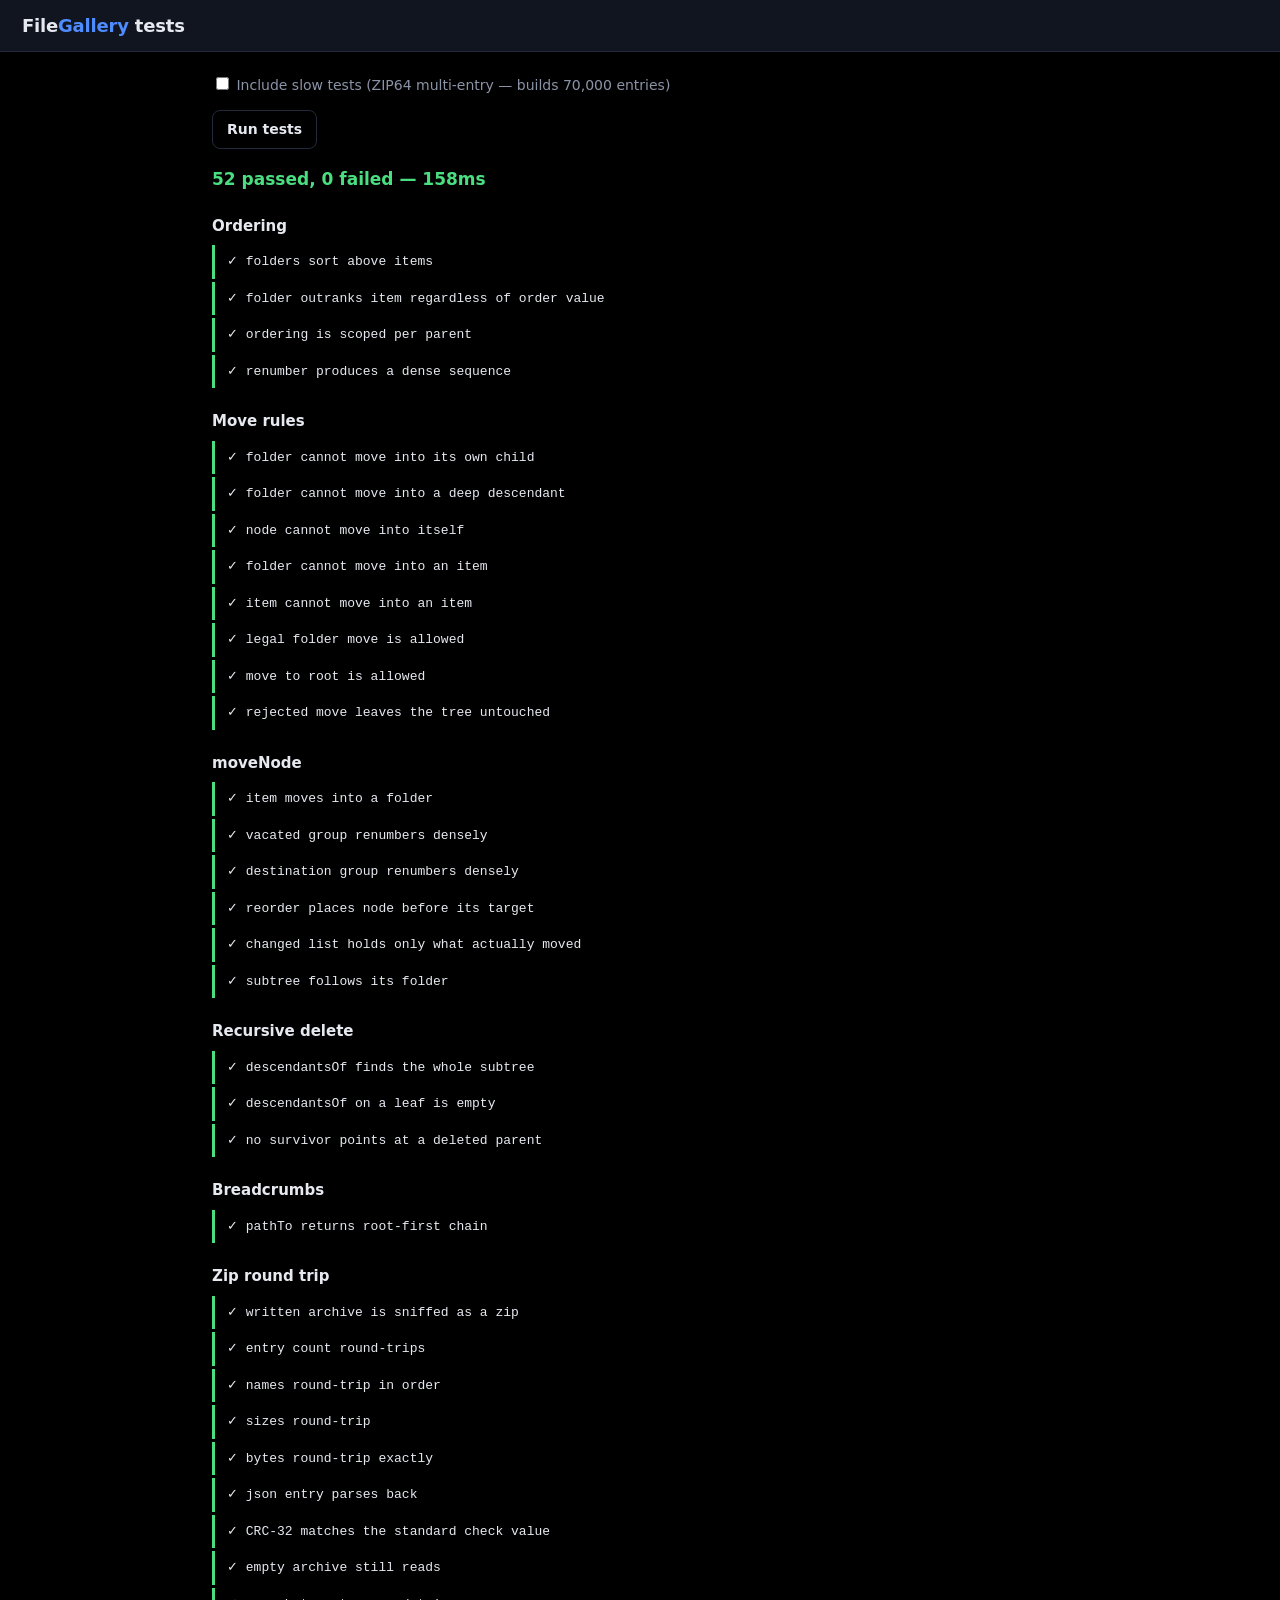
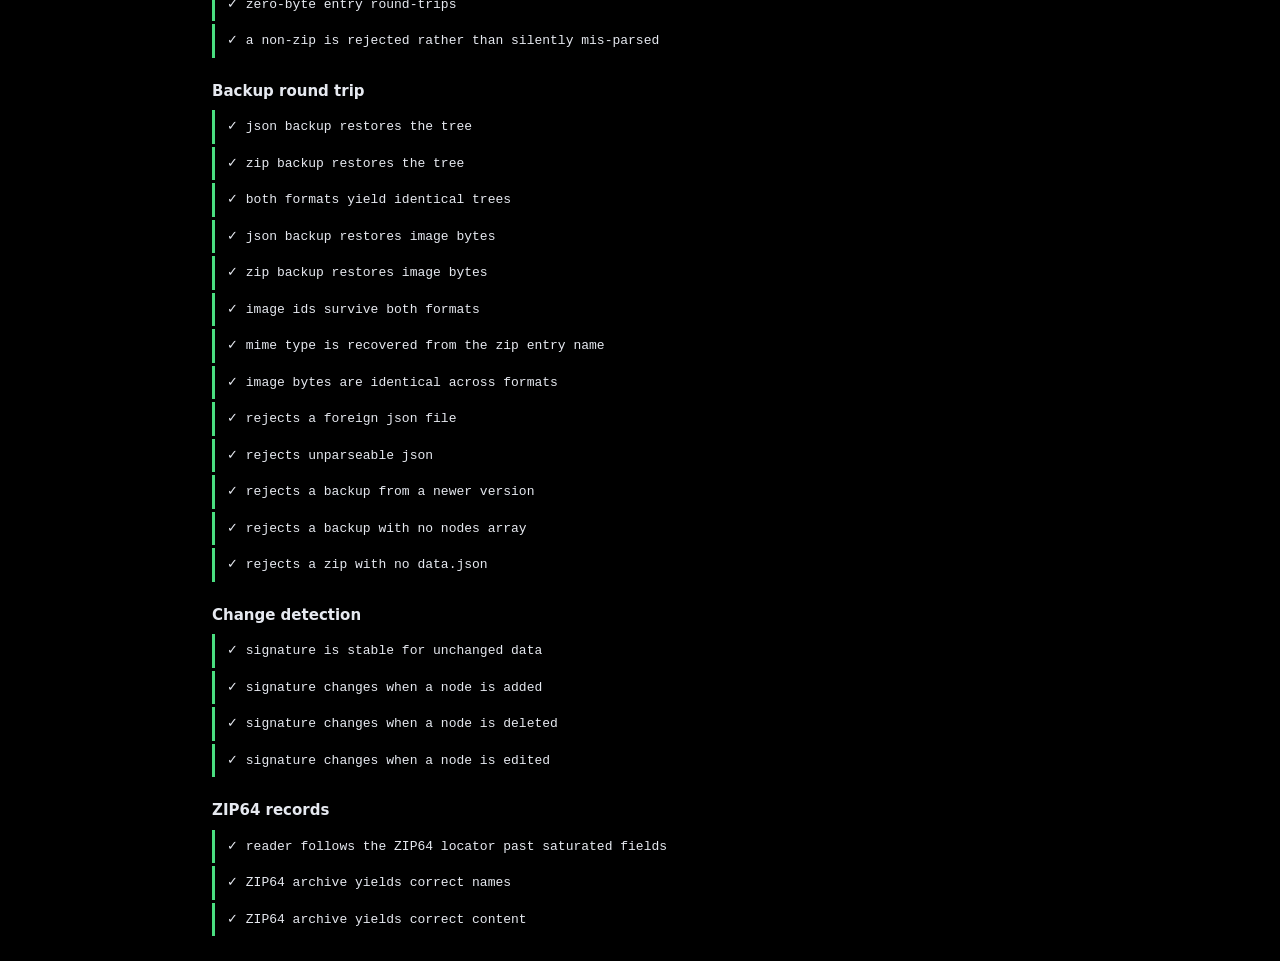
<file: tests.html>
<!DOCTYPE html>
<html lang="en">
<head>
<meta charset="utf-8">
<title>File Gallery — Tests</title>
<link rel="stylesheet" href="styles.css">
<style>
  .wrap { max-width: 900px; }
  .t { padding: 7px 12px; border-left: 3px solid var(--border); margin-bottom: 3px; font-family: ui-monospace, monospace; font-size: 13px; }
  .t.pass { border-color: #4ade80; }
  .t.fail { border-color: var(--danger); background: rgba(255,92,92,.08); }
  .t .why { color: var(--danger); display: block; margin-top: 4px; }
  .grp { margin: 22px 0 8px; font-weight: 700; font-size: 15px; }
  #summary { font-size: 17px; font-weight: 700; margin: 18px 0; }
</style>
</head>
<body>
<header class="topbar"><div class="brand">File<span>Gallery</span> tests</div></header>
<main class="wrap">
  <label style="display:block;margin-bottom:14px;color:var(--muted)">
    <input type="checkbox" id="slow"> Include slow tests (ZIP64 multi-entry — builds 70,000 entries)
  </label>
  <button class="btn" id="run">Run tests</button>
  <div id="summary"></div>
  <div id="out"></div>
</main>

<script src="js/tree.js"></script>
<script src="js/zip.js"></script>
<script src="js/images.js"></script>
<script src="js/backup.js"></script>
<script>
/* Deliberately does NOT load js/db.js. These tests exercise pure logic and
   serialization only — touching IndexedDB here would clobber the real
   gallery, since it lives under the same database name. */

const out = document.getElementById('out');
let pass = 0, fail = 0;

function group(name) {
  const d = document.createElement('div');
  d.className = 'grp';
  d.textContent = name;
  out.appendChild(d);
}

function ok(name, cond, why) {
  const d = document.createElement('div');
  d.className = 't ' + (cond ? 'pass' : 'fail');
  d.textContent = (cond ? '✓ ' : '✗ ') + name;
  if (!cond && why) {
    const s = document.createElement('span');
    s.className = 'why';
    s.textContent = why;
    d.appendChild(s);
  }
  out.appendChild(d);
  cond ? pass++ : fail++;
}

const eq = (a, b) => JSON.stringify(a) === JSON.stringify(b);

/* ----- fixtures ----- */

let seq = 0;
function node(id, type, parentId, order, extra = {}) {
  seq++;
  return {
    id, type, parentId, order,
    title: id, url: '',
    createdAt: 1000 + seq, updatedAt: 1000 + seq,
    ...extra,
  };
}

/* root
     fA (folder)
       fA1 (folder)
         iA1a (item)
       iAa (item)
     fB (folder)
     i1, i2 (items at root) */
function fixture() {
  return [
    node('fA', 'folder', null, 0),
    node('fB', 'folder', null, 1),
    node('i1', 'item', null, 0),
    node('i2', 'item', null, 1),
    node('fA1', 'folder', 'fA', 0),
    node('iAa', 'item', 'fA', 0),
    node('iA1a', 'item', 'fA1', 0),
  ];
}

async function run() {
  out.textContent = '';
  pass = fail = 0;
  const t0 = performance.now();

  /* ================= ordering ================= */
  group('Ordering');
  {
    const nodes = fixture();
    const kids = Tree.childrenOf(nodes, null);
    ok('folders sort above items',
      eq(kids.map(n => n.id), ['fA', 'fB', 'i1', 'i2']),
      'got ' + kids.map(n => n.id).join(','));

    // A folder created later with a low order must still outrank any item.
    const mixed = [node('zz', 'folder', null, 99), node('aa', 'item', null, 0)];
    ok('folder outranks item regardless of order value',
      Tree.childrenOf(mixed, null)[0].id === 'zz');

    ok('ordering is scoped per parent',
      eq(Tree.childrenOf(nodes, 'fA').map(n => n.id), ['fA1', 'iAa']));

    const dense = Tree.renumber([node('a', 'item', null, 5), node('b', 'item', null, 9)]);
    ok('renumber produces a dense sequence', eq(dense.map(n => n.order), [0, 1]));
  }

  /* ================= cycle guard ================= */
  group('Move rules');
  {
    const nodes = fixture();
    ok('folder cannot move into its own child',
      Tree.canMove(nodes, 'fA', 'fA1') === false);

    // Depth matters: the guard has to walk the whole ancestor chain, not
    // just check the immediate parent.
    const deep = [
      node('f1', 'folder', null, 0),
      node('f2', 'folder', 'f1', 0),
      node('f3', 'folder', 'f2', 0),
      node('f4', 'folder', 'f3', 0),
    ];
    ok('folder cannot move into a deep descendant',
      Tree.canMove(deep, 'f1', 'f4') === false);

    ok('node cannot move into itself',
      Tree.canMove(nodes, 'fA', 'fA') === false);

    ok('folder cannot move into an item',
      Tree.canMove(nodes, 'fB', 'i1') === false);

    ok('item cannot move into an item',
      Tree.canMove(nodes, 'i1', 'i2') === false);

    ok('legal folder move is allowed',
      Tree.canMove(nodes, 'fB', 'fA') === true);

    ok('move to root is allowed',
      Tree.canMove(nodes, 'fA1', null) === true);

    ok('rejected move leaves the tree untouched',
      Tree.moveNode(nodes, 'fA', 'fA1').ok === false);
  }

  /* ================= moving ================= */
  group('moveNode');
  {
    let nodes = fixture();
    const r = Tree.moveNode(nodes, 'i1', 'fA', null);
    ok('item moves into a folder', r.ok && Tree.byId(r.nodes, 'i1').parentId === 'fA');
    ok('vacated group renumbers densely',
      eq(Tree.siblingGroup(r.nodes, null, 'item').map(n => n.order), [0]));
    ok('destination group renumbers densely',
      eq(Tree.siblingGroup(r.nodes, 'fA', 'item').map(n => n.order), [0, 1]));

    const r2 = Tree.moveNode(fixture(), 'fB', null, 'fA');
    ok('reorder places node before its target',
      eq(Tree.siblingGroup(r2.nodes, null, 'folder').map(n => n.id), ['fB', 'fA']));

    ok('changed list holds only what actually moved',
      r2.changed.length > 0 && r2.changed.length <= 2,
      'changed=' + r2.changed.length);

    // Moving a folder carries its subtree implicitly — children keep
    // pointing at it, so nothing should need rewriting below it.
    const r3 = Tree.moveNode(fixture(), 'fA', 'fB', null);
    ok('subtree follows its folder',
      Tree.byId(r3.nodes, 'fA1').parentId === 'fA' &&
      Tree.pathTo(r3.nodes, 'iA1a').map(n => n.id).join('/') === 'fB/fA/fA1/iA1a');
  }

  /* ================= descendants / delete ================= */
  group('Recursive delete');
  {
    const nodes = fixture();
    const kids = Tree.descendantsOf(nodes, 'fA').sort();
    ok('descendantsOf finds the whole subtree',
      eq(kids, ['fA1', 'iA1a', 'iAa']), 'got ' + kids.join(','));

    ok('descendantsOf on a leaf is empty',
      Tree.descendantsOf(nodes, 'i1').length === 0);

    // The delete path removes [id, ...descendants]. Nothing referencing a
    // deleted parent may survive, or its images become orphaned bytes.
    const removed = new Set(['fA', ...Tree.descendantsOf(nodes, 'fA')]);
    const survivors = nodes.filter(n => !removed.has(n.id));
    ok('no survivor points at a deleted parent',
      survivors.every(n => n.parentId === null || !removed.has(n.parentId)));
  }

  /* ================= breadcrumbs ================= */
  group('Breadcrumbs');
  {
    const nodes = fixture();
    ok('pathTo returns root-first chain',
      eq(Tree.pathTo(nodes, 'iA1a').map(n => n.id), ['fA', 'fA1', 'iA1a']));
  }

  /* ================= zip ================= */
  group('Zip round trip');
  {
    const files = [
      { name: 'data.json', blob: new Blob([JSON.stringify({ hello: 'world' })]) },
      { name: 'images/a.png', blob: new Blob([new Uint8Array([1, 2, 3, 4, 5])]) },
      { name: 'images/b.jpg', blob: new Blob([new Uint8Array(200000).fill(7)]) },
      { name: 'images/ünïcode ✓.png', blob: new Blob(['unicode name']) },
    ];
    const zipped = await Zip.write(files);
    ok('written archive is sniffed as a zip', await Zip.isZip(zipped));

    const back = await Zip.read(zipped);
    ok('entry count round-trips', back.length === files.length,
      `wrote ${files.length}, read ${back.length}`);
    ok('names round-trip in order',
      eq(back.map(e => e.name), files.map(f => f.name)),
      back.map(e => e.name).join(' | '));
    ok('sizes round-trip',
      eq(back.map(e => e.blob.size), files.map(f => f.blob.size)));

    const orig = new Uint8Array(await files[2].blob.arrayBuffer());
    const rt = new Uint8Array(await back[2].blob.arrayBuffer());
    ok('bytes round-trip exactly',
      orig.length === rt.length && orig.every((v, i) => v === rt[i]));

    ok('json entry parses back',
      JSON.parse(await back[0].blob.text()).hello === 'world');

    // CRC is what a real unzip tool checks; a wrong table or a wrong
    // final XOR would still round-trip through our own reader.
    const knownCrc = await Zip.crc32Blob(new Blob(['123456789']));
    ok('CRC-32 matches the standard check value', knownCrc === 0xcbf43926,
      '0x' + knownCrc.toString(16));

    ok('empty archive still reads', (await Zip.read(await Zip.write([]))).length === 0);
    ok('zero-byte entry round-trips',
      (await Zip.read(await Zip.write([{ name: 'e', blob: new Blob([]) }])))[0].blob.size === 0);

    let threw = false;
    try { await Zip.read(new Blob(['not a zip at all'])); } catch (_) { threw = true; }
    ok('a non-zip is rejected rather than silently mis-parsed', threw);
  }

  /* ================= backup formats ================= */
  group('Backup round trip');
  {
    const nodes = fixture();
    const png = new Blob([new Uint8Array([137, 80, 78, 71, 13, 10, 26, 10, 99])], { type: 'image/png' });
    const meta = { format: 'filegallery.backup', version: 1, savedAt: new Date().toISOString(), nodes };

    // JSON format: images embedded as data URLs.
    const dataURL = await Images.blobToDataURL(png);
    const jsonFile = new Blob(
      [JSON.stringify({ ...meta, images: { iAa: dataURL } })],
      { type: 'application/json' });

    // Zip format: same data.json, images as real files.
    const zipFile = await Zip.write([
      { name: 'data.json', blob: new Blob([JSON.stringify(meta)]) },
      { name: 'images/iAa.png', blob: png },
    ]);

    const fromJson = await Backup.parse(jsonFile);
    const fromZip = await Backup.parse(zipFile);

    ok('json backup restores the tree', eq(fromJson.meta.nodes, nodes));
    ok('zip backup restores the tree', eq(fromZip.meta.nodes, nodes));

    // This is the promise the whole feature rests on: the format you happen
    // to get must not change what you get back.
    ok('both formats yield identical trees',
      eq(fromJson.meta.nodes, fromZip.meta.nodes));

    ok('json backup restores image bytes',
      fromJson.images.length === 1 && fromJson.images[0].blob.size === png.size);
    ok('zip backup restores image bytes',
      fromZip.images.length === 1 && fromZip.images[0].blob.size === png.size);
    ok('image ids survive both formats',
      fromJson.images[0].id === 'iAa' && fromZip.images[0].id === 'iAa');
    ok('mime type is recovered from the zip entry name',
      fromZip.images[0].blob.type === 'image/png', fromZip.images[0].blob.type);

    const jb = new Uint8Array(await fromJson.images[0].blob.arrayBuffer());
    const zb = new Uint8Array(await fromZip.images[0].blob.arrayBuffer());
    ok('image bytes are identical across formats',
      jb.length === zb.length && jb.every((v, i) => v === zb[i]));

    // Rejections.
    const bad = [
      ['a foreign json file', new Blob([JSON.stringify({ format: 'something.else' })])],
      ['unparseable json', new Blob(['{{{not json'])],
      ['a backup from a newer version', new Blob([JSON.stringify({ ...meta, version: 99 })])],
      ['a backup with no nodes array', new Blob([JSON.stringify({ ...meta, nodes: 'nope' })])],
      ['a zip with no data.json', await Zip.write([{ name: 'x.txt', blob: new Blob(['hi']) }])],
    ];
    for (const [label, blob] of bad) {
      let threw = false, msg = '';
      try { await Backup.parse(blob); } catch (e) { threw = true; msg = e.message; }
      ok('rejects ' + label, threw && msg.length > 0, msg);
    }
  }

  /* ================= change signature ================= */
  group('Change detection');
  {
    const nodes = fixture();
    const sig = Backup.signature(nodes);
    ok('signature is stable for unchanged data', sig === Backup.signature(nodes.slice()));

    const added = [...nodes, node('new', 'item', null, 9)];
    ok('signature changes when a node is added', Backup.signature(added) !== sig);

    const removed = nodes.slice(0, -1);
    ok('signature changes when a node is deleted', Backup.signature(removed) !== sig);

    const edited = nodes.map(n => n.id === 'i1' ? { ...n, title: 'x', updatedAt: 9e12 } : n);
    ok('signature changes when a node is edited', Backup.signature(edited) !== sig);
  }

  /* ================= zip64 ================= */
  group('ZIP64 records');
  {
    /* A genuine ZIP64 archive needs either an entry over 4GB or more than
       65,535 entries — neither is practical to build in a test. So instead
       of brute force, this rewrites a small archive's tail into the ZIP64
       shape: saturated fields in the standard EOCD, with the real values
       carried in a ZIP64 record found through the locator.

       That locator-following branch is the part that would realistically
       break, and this exercises it directly. */
    const files = [
      { name: 'data.json', blob: new Blob(['{"a":1}']) },
      { name: 'images/x.png', blob: new Blob([new Uint8Array([9, 8, 7])]) },
    ];
    const plain = await Zip.write(files);
    const bytes = new Uint8Array(await plain.arrayBuffer());
    const view = new DataView(bytes.buffer);

    // No archive comment is written, so the EOCD is the final 22 bytes.
    const eocdPos = bytes.length - 22;
    const count = view.getUint16(eocdPos + 10, true);
    const cdSize = view.getUint32(eocdPos + 12, true);
    const cdStart = view.getUint32(eocdPos + 16, true);

    const tail = new ArrayBuffer(56 + 20 + 22);
    const t = new DataView(tail);
    let p = 0;
    const u16 = v => { t.setUint16(p, v, true); p += 2; };
    const u32 = v => { t.setUint32(p, v >>> 0, true); p += 4; };
    const u64 = v => { t.setBigUint64(p, BigInt(v), true); p += 8; };

    u32(0x06064b50); u64(44); u16(45); u16(45); u32(0); u32(0);
    u64(count); u64(count); u64(cdSize); u64(cdStart);
    u32(0x07064b50); u32(0); u64(eocdPos); u32(1);
    u32(0x06054b50); u16(0); u16(0);
    u16(0xffff); u16(0xffff);        // saturated counts
    u32(0xffffffff); u32(0xffffffff); // saturated size and offset
    u16(0);

    const z64 = new Blob([bytes.subarray(0, eocdPos), tail], { type: 'application/zip' });
    const back = await Zip.read(z64);

    ok('reader follows the ZIP64 locator past saturated fields',
      back.length === 2, 'read ' + back.length + ' entries');
    ok('ZIP64 archive yields correct names',
      eq(back.map(e => e.name), files.map(f => f.name)));
    ok('ZIP64 archive yields correct content',
      back.length === 2 && (await back[0].blob.text()) === '{"a":1}');
  }

  /* ================= slow ================= */
  if (document.getElementById('slow').checked) {
    group('Many entries (slow)');
    // Crosses the 16-bit entry count, forcing the writer's ZIP64 end
    // records for real. Kept opt-in: every entry costs an async CRC pass.
    const N = 66000;
    const many = [];
    for (let i = 0; i < N; i++) many.push({ name: 'f' + i, blob: new Blob([String(i)]) });
    const big = await Zip.write(many);
    const back = await Zip.read(big);
    ok(`${N.toLocaleString()} entries round-trip via ZIP64`, back.length === N, 'read ' + back.length);
    ok('last entry survives', back[N - 1] && back[N - 1].name === 'f' + (N - 1));
    ok('last entry content survives', back[N - 1] && (await back[N - 1].blob.text()) === String(N - 1));
  }

  const ms = Math.round(performance.now() - t0);
  const s = document.getElementById('summary');
  s.textContent = `${pass} passed, ${fail} failed — ${ms}ms`;
  s.style.color = fail ? 'var(--danger)' : '#4ade80';
}

document.getElementById('run').addEventListener('click', run);
run();
</script>
</body>
</html>
</file>
<file: styles.css>
/* Theme tokens match CryptoFolio so the two feel like sibling apps. */
:root {
  --bg-1: #000;
  --bg-2: #11151f;
  --bg-3: #171c29;
  --border: #232a3b;
  --text: #e6e9f0;
  --muted: #8b93a7;
  --accent: #4f8cff;
  --danger: #ff5c5c;
  --radius: 10px;
}

* { box-sizing: border-box; }

body {
  margin: 0;
  background: var(--bg-1);
  color: var(--text);
  font: 14px/1.5 system-ui, -apple-system, "Segoe UI", Roboto, sans-serif;
  -webkit-font-smoothing: antialiased;
}

.hidden { display: none !important; }

/* ----- top bar ----- */

.topbar {
  display: flex;
  align-items: center;
  gap: 14px;
  padding: 12px 22px;
  background: var(--bg-2);
  border-bottom: 1px solid var(--border);
  position: sticky;
  top: 0;
  z-index: 40;
}
.brand { font-size: 18px; font-weight: 700; letter-spacing: -0.2px; }
.brand span { color: var(--accent); }
.status { margin-left: auto; font-size: 12px; color: var(--muted); white-space: nowrap; }

/* ----- buttons ----- */

.btn {
  background: transparent;
  color: var(--text);
  border: 1px solid var(--border);
  border-radius: 8px;
  padding: 8px 14px;
  font: inherit;
  font-weight: 600;
  cursor: pointer;
  transition: border-color .15s, background .15s;
}
.btn:hover { border-color: var(--accent); background: var(--bg-3); }
.btn.small { padding: 6px 12px; font-size: 13px; position: relative; }
.btn.cta { background: var(--accent); border-color: var(--accent); color: #061223; width: 100%; }
.btn.cta:hover { filter: brightness(1.08); background: var(--accent); }
.btn:disabled { opacity: .55; cursor: default; }

/* Nudge dot: data exists that hasn't been written to disk since it changed. */
.dot {
  position: absolute; top: -3px; right: -3px;
  width: 8px; height: 8px; border-radius: 50%;
  background: var(--accent);
  box-shadow: 0 0 0 2px var(--bg-2);
}

/* ----- layout ----- */

.wrap { max-width: 1400px; margin: 0 auto; padding: 22px; }

.toolbar {
  display: flex; align-items: center; gap: 14px;
  flex-wrap: wrap; margin-bottom: 18px;
}
.toolbar-actions { margin-left: auto; display: flex; gap: 8px; }

/* ----- breadcrumbs ----- */

.crumbs { display: flex; align-items: center; gap: 4px; flex-wrap: wrap; min-height: 34px; }
.crumb {
  background: none; border: 1px solid transparent; color: var(--muted);
  font: inherit; font-weight: 600; cursor: pointer;
  padding: 5px 10px; border-radius: 7px;
}
.crumb:hover { color: var(--text); background: var(--bg-3); }
.crumb.current { color: var(--text); cursor: default; }
.crumb.current:hover { background: none; }
.crumb.drop-into { border-color: var(--accent); background: var(--bg-3); color: var(--text); }
.crumb-sep { color: var(--muted); opacity: .6; }

/* ----- grid ----- */

.grid {
  display: grid;
  grid-template-columns: repeat(auto-fill, minmax(210px, 1fr));
  gap: 16px;
}

.card {
  position: relative;
  background: var(--bg-2);
  border: 1px solid var(--border);
  border-radius: var(--radius);
  overflow: hidden;
  cursor: pointer;
  transition: border-color .15s, transform .26s cubic-bezier(.2, .8, .2, 1), opacity .2s ease;
}
.card:hover { border-color: #35405c; }
.card.dragging { opacity: .4; }

/* Starting state for a card that just appeared — new upload, or an item
   that moved into the folder currently open. Removed a frame after
   insertion so the transition above animates it in. */
.card.card-enter { opacity: 0; transform: scale(.92); }

/* Drop affordances. A rejected target renders nothing at all — the rule is
   felt as absence of feedback rather than reported after the drop. */
.card.drop-into { border-color: var(--accent); box-shadow: 0 0 0 1px var(--accent) inset; }
.card.drop-before::before,
.card.drop-after::before {
  content: ""; position: absolute; top: 6px; bottom: 6px; width: 3px;
  background: var(--accent); border-radius: 2px; z-index: 3;
}
.card.drop-before::before { left: -9px; }
.card.drop-after::before { right: -9px; }

.thumb-wrap {
  position: relative; aspect-ratio: 4 / 3;
  background: var(--bg-3); overflow: hidden;
  display: flex; align-items: center; justify-content: center;
}
.thumb-wrap img { width: 100%; height: 100%; object-fit: contain; display: block; }

.folder-icon { font-size: 46px; line-height: 1; opacity: .85; }
.card.folder .thumb-wrap { background: linear-gradient(160deg, var(--bg-3), #1d2333); }
.folder-count {
  position: absolute; bottom: 8px; right: 10px;
  font-size: 11px; color: var(--muted);
  background: rgba(11,14,22,.75); padding: 2px 7px; border-radius: 20px;
}

.card-body { padding: 9px 11px; border-top: 1px solid var(--border); }
.card-title {
  font-weight: 600; font-size: 13px;
  white-space: nowrap; overflow: hidden; text-overflow: ellipsis;
}
.card-sub {
  font-size: 11px; color: var(--muted); margin-top: 2px;
  white-space: nowrap; overflow: hidden; text-overflow: ellipsis;
}

.card-menu-btn {
  position: absolute; top: 6px; right: 6px; z-index: 2;
  width: 26px; height: 26px; border-radius: 6px;
  background: rgba(11,14,22,.8); border: 1px solid var(--border);
  color: var(--text); cursor: pointer; font-size: 14px; line-height: 1;
  opacity: 0; transition: opacity .15s;
}
.card:hover .card-menu-btn, .card-menu-btn:focus { opacity: 1; }

.note-btn {
  position: absolute; top: 6px; left: 6px; z-index: 2;
  width: 26px; height: 26px; border-radius: 6px;
  background: rgba(11,14,22,.8); border: 1px solid var(--border);
  color: var(--text); cursor: pointer; font-size: 13px; line-height: 1;
  display: flex; align-items: center; justify-content: center;
  opacity: 0; transition: opacity .15s, border-color .15s;
}
.card:hover .note-btn, .note-btn:focus { opacity: 1; }
.note-btn img { width: 19px; height: 19px; object-fit: contain; pointer-events: none; }
/* A card that already has a note keeps the button visible without
   hovering, so a note you left yourself is something you notice while
   scanning the grid, not something you have to go looking for. */
.note-btn.has-note { opacity: 1; border-color: var(--accent); }

.note-textarea {
  width: 100%; min-height: 140px; resize: vertical;
  margin-bottom: 14px;
  background: var(--bg-3); border: 1px solid var(--border);
  border-radius: 8px; padding: 10px 12px;
  color: var(--text); font: inherit; line-height: 1.5;
}
.note-textarea:focus { outline: none; border-color: var(--accent); }

/* ----- empty state ----- */

.empty { color: var(--muted); text-align: center; padding: 40px 20px; }
.empty small { display: block; margin-top: 6px; opacity: .8; }

/* ----- modals ----- */

.modal {
  position: fixed; inset: 0; z-index: 100;
  background: rgba(4,6,12,.72);
  display: none; align-items: center; justify-content: center;
  padding: 20px;
}
.modal.open { display: flex; }
.modal-card {
  position: relative;
  background: var(--bg-2); border: 1px solid var(--border);
  border-radius: 14px; padding: 24px;
  width: min(460px, 100%); max-height: 90vh; overflow-y: auto;
}
.modal-card h3 { margin: 0 0 14px; font-size: 19px; }
.modal-x {
  position: absolute; top: 12px; right: 12px;
  background: none; border: none; color: var(--muted);
  font-size: 22px; line-height: 1; cursor: pointer;
}
.modal-x:hover { color: var(--text); }

.modal input[type="text"] {
  width: 100%; margin-bottom: 10px;
  background: var(--bg-3); border: 1px solid var(--border);
  border-radius: 8px; padding: 10px 12px;
  color: var(--text); font: inherit;
}
.modal input[type="text"]:focus { outline: none; border-color: var(--accent); }

.edit-preview {
  width: 100%; max-height: 240px; object-fit: contain;
  background: var(--bg-3); border-radius: 8px; margin-bottom: 12px;
}

.lede { color: var(--muted); font-size: 13px; margin: 0 0 14px; }
.bk-status { font-size: 13px; margin: 0 0 12px; }
.bk-note { font-size: 12px; color: var(--muted); margin: 8px 0 0; min-height: 18px; }
.bk-tip { font-size: 12px; color: var(--muted); margin: 14px 0 0; }
.warn { font-size: 12px; color: var(--muted); margin: 8px 0 0; }
.err { color: var(--danger); font-size: 13px; margin: 0 0 10px; }
.msg { font-size: 13px; margin: 12px 0 0; }
.msg.ok { color: #4ade80; }
.msg.err { color: var(--danger); }

hr { border: none; border-top: 1px solid var(--border); margin: 20px 0; }

.filelabel {
  display: block; text-align: center; cursor: pointer;
  border: 1px dashed var(--border); border-radius: 8px;
  padding: 14px; color: var(--muted); font-weight: 600;
}
.filelabel:hover { border-color: var(--accent); color: var(--text); }

/* ----- confirm / prompt dialog -----
   Replaces window.confirm/prompt. Those are synchronous and block the
   main thread, which can freeze a stale frame — a menu that had just been
   told to hide could still be visibly painted behind the native dialog.
   This one is a normal async modal, so the page always repaints first. */

.dialog-card { width: min(400px, 100%); }
.dialog-msg { color: var(--muted); font-size: 13px; margin: 0 0 16px; line-height: 1.5; }
.dialog-actions { display: flex; justify-content: flex-end; gap: 10px; margin-top: 4px; }
.dialog-actions .btn { min-width: 84px; }
.btn.cta.danger-cta { background: var(--danger); border-color: var(--danger); color: #2a0a0a; }
.btn.cta.danger-cta:hover { background: var(--danger); filter: brightness(1.08); }

/* ----- card menu ----- */

.menu {
  position: fixed; z-index: 120;
  background: var(--bg-2); border: 1px solid var(--border);
  border-radius: 9px; padding: 5px; min-width: 140px;
  box-shadow: 0 12px 34px rgba(0,0,0,.5);
}
.menu button {
  display: block; width: 100%; text-align: left;
  background: none; border: none; color: var(--text);
  font: inherit; padding: 8px 12px; border-radius: 6px; cursor: pointer;
}
.menu button:hover { background: var(--bg-3); }
.menu button.danger { color: var(--danger); }

/* ----- note hover preview ----- */

.note-preview {
  position: fixed; z-index: 130;
  max-width: 260px; max-height: 200px; overflow-y: auto;
  background: var(--bg-2); border: 1px solid var(--accent);
  border-radius: 9px; padding: 10px 12px;
  font-size: 12px; line-height: 1.5; color: var(--text);
  white-space: pre-wrap; word-break: break-word;
  box-shadow: 0 12px 34px rgba(0,0,0,.5);
  cursor: text;
}

@media (max-width: 600px) {
  .wrap { padding: 14px; }
  .grid { grid-template-columns: repeat(auto-fill, minmax(150px, 1fr)); gap: 12px; }
  .toolbar-actions { margin-left: 0; width: 100%; }
  .toolbar-actions .btn { flex: 1; }
}
</file>
